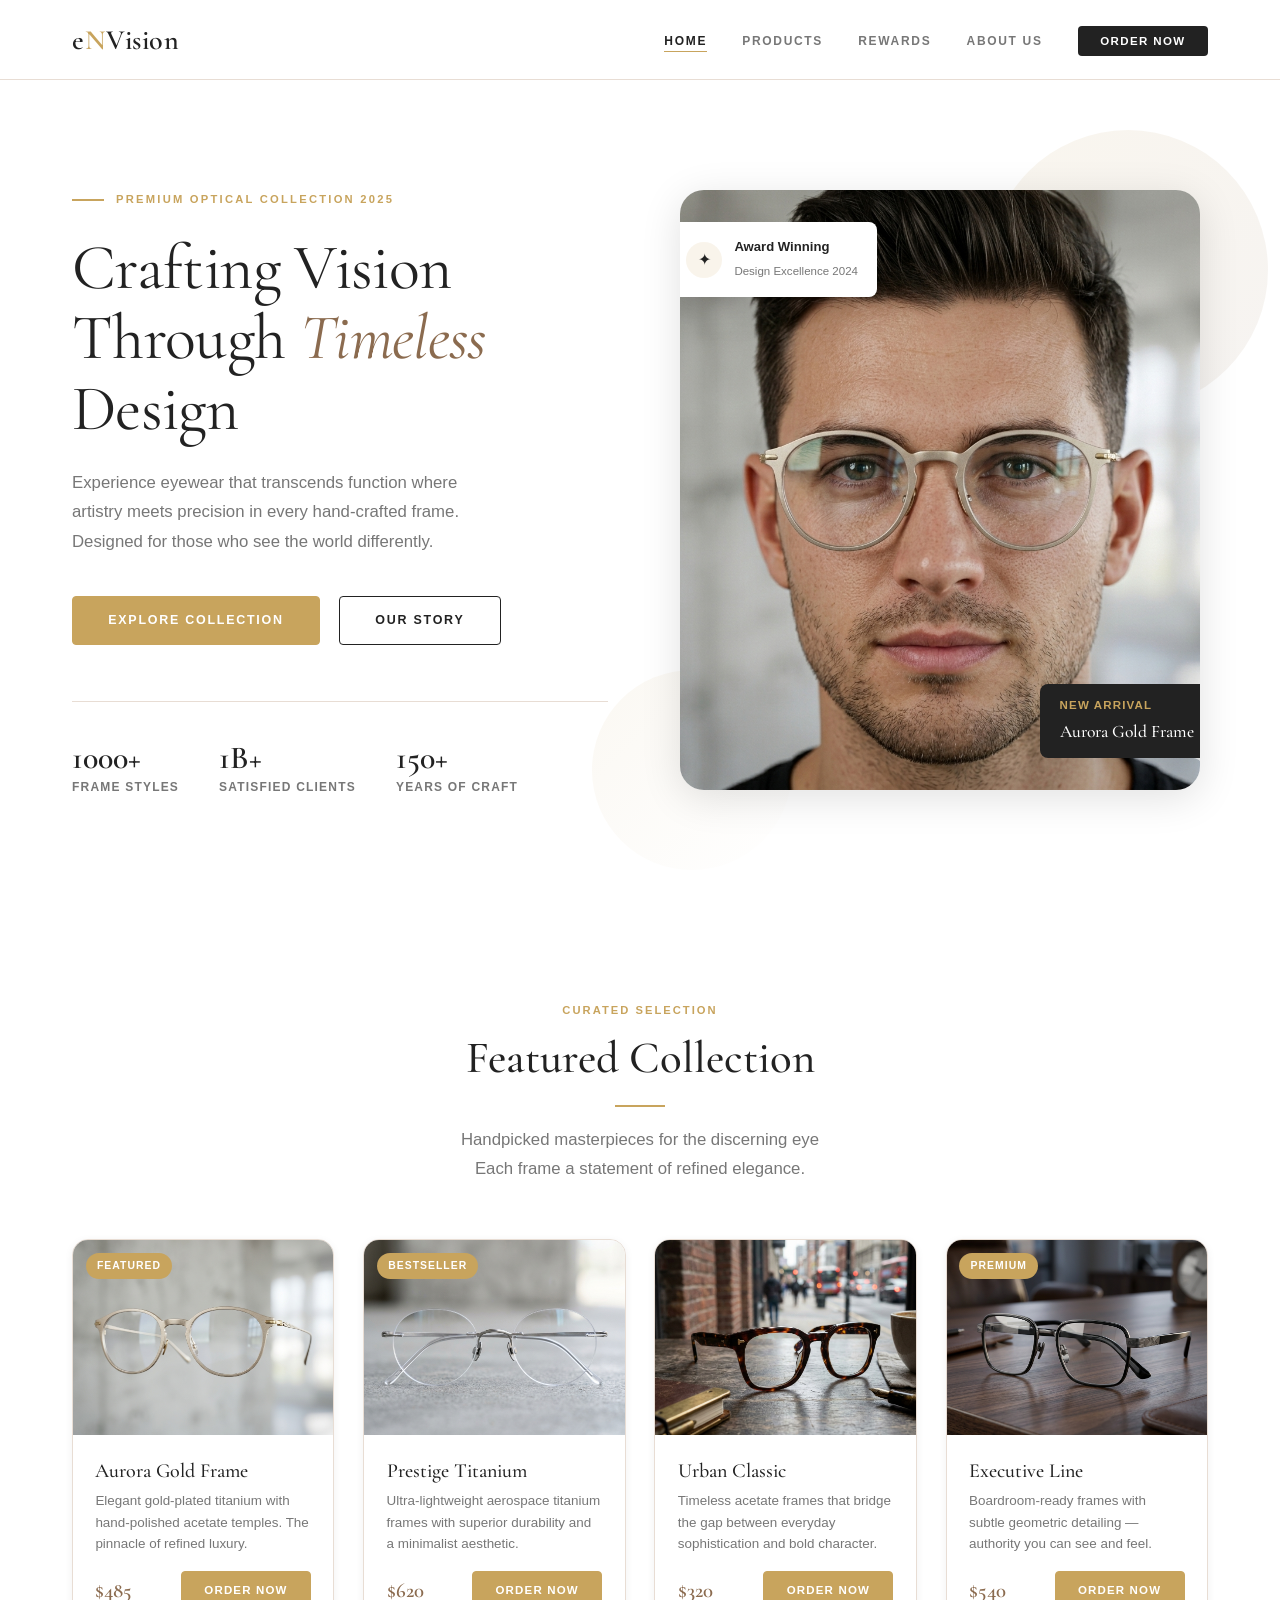
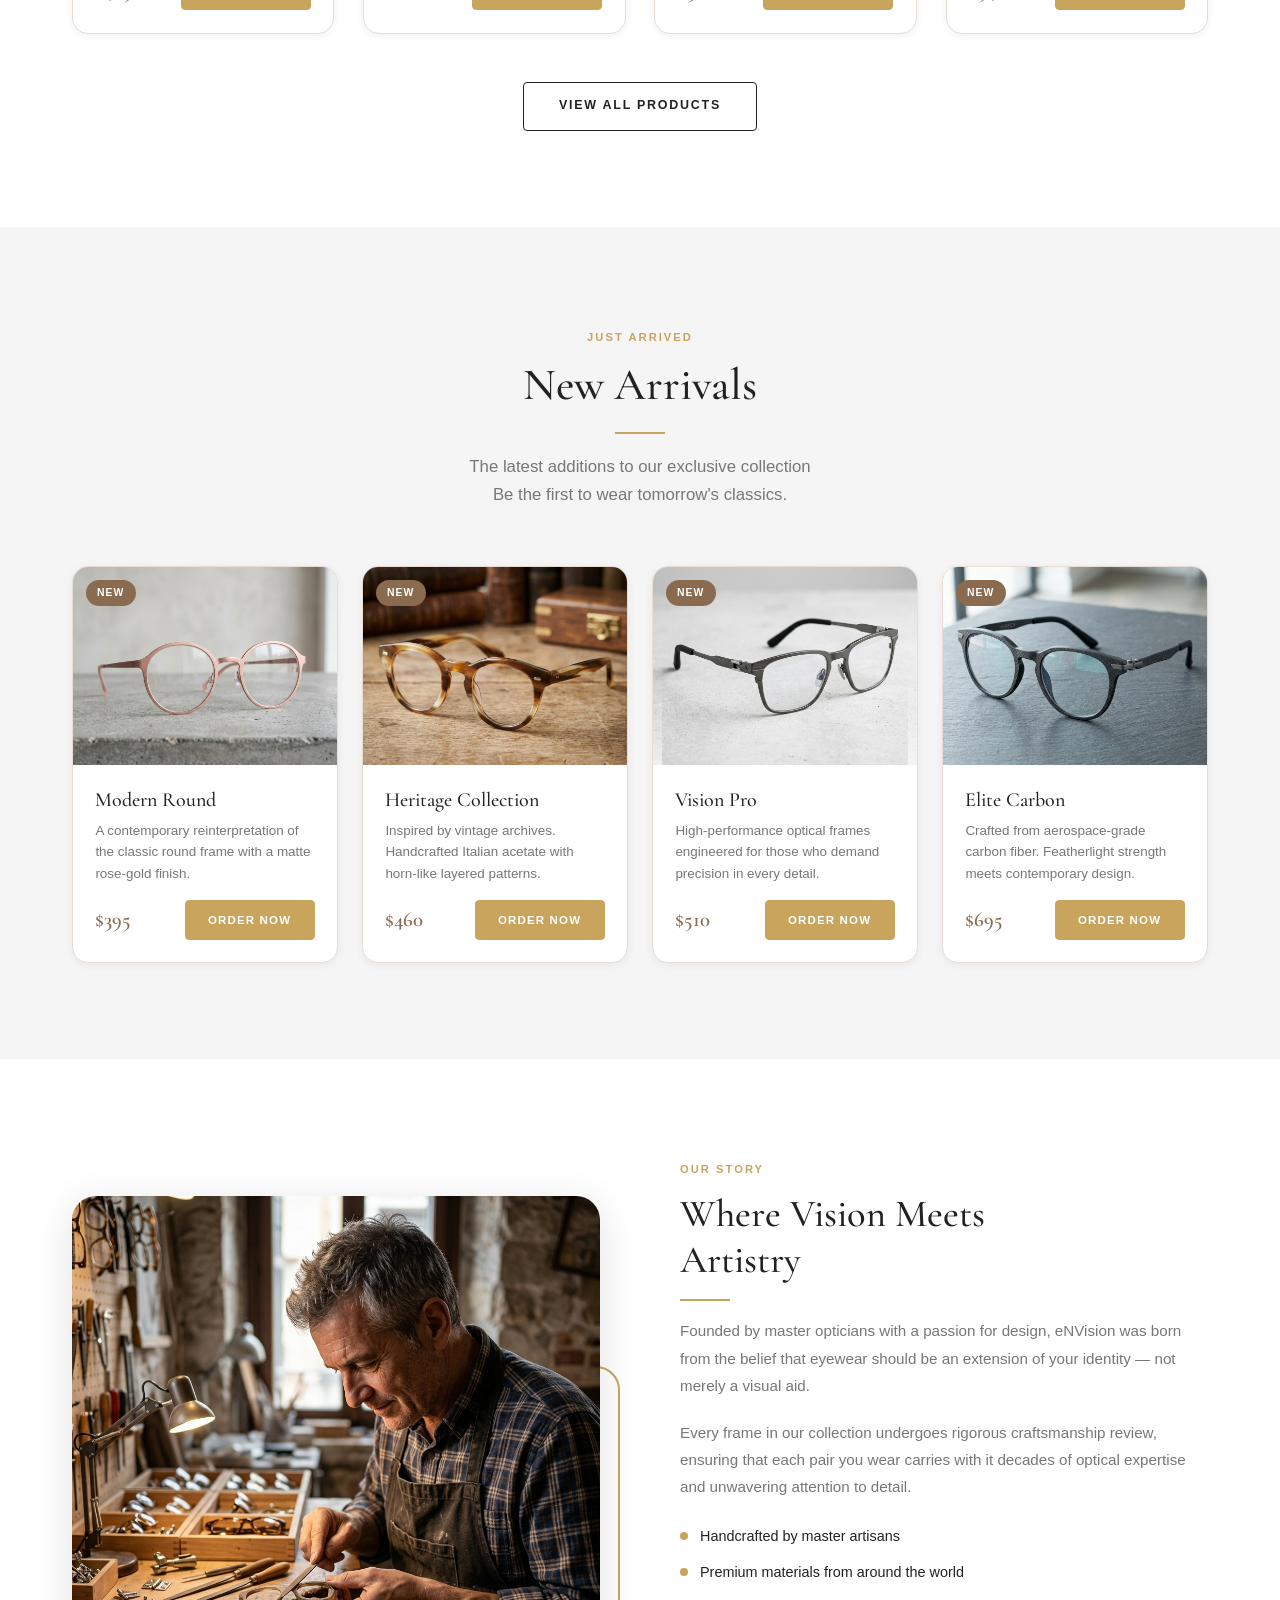
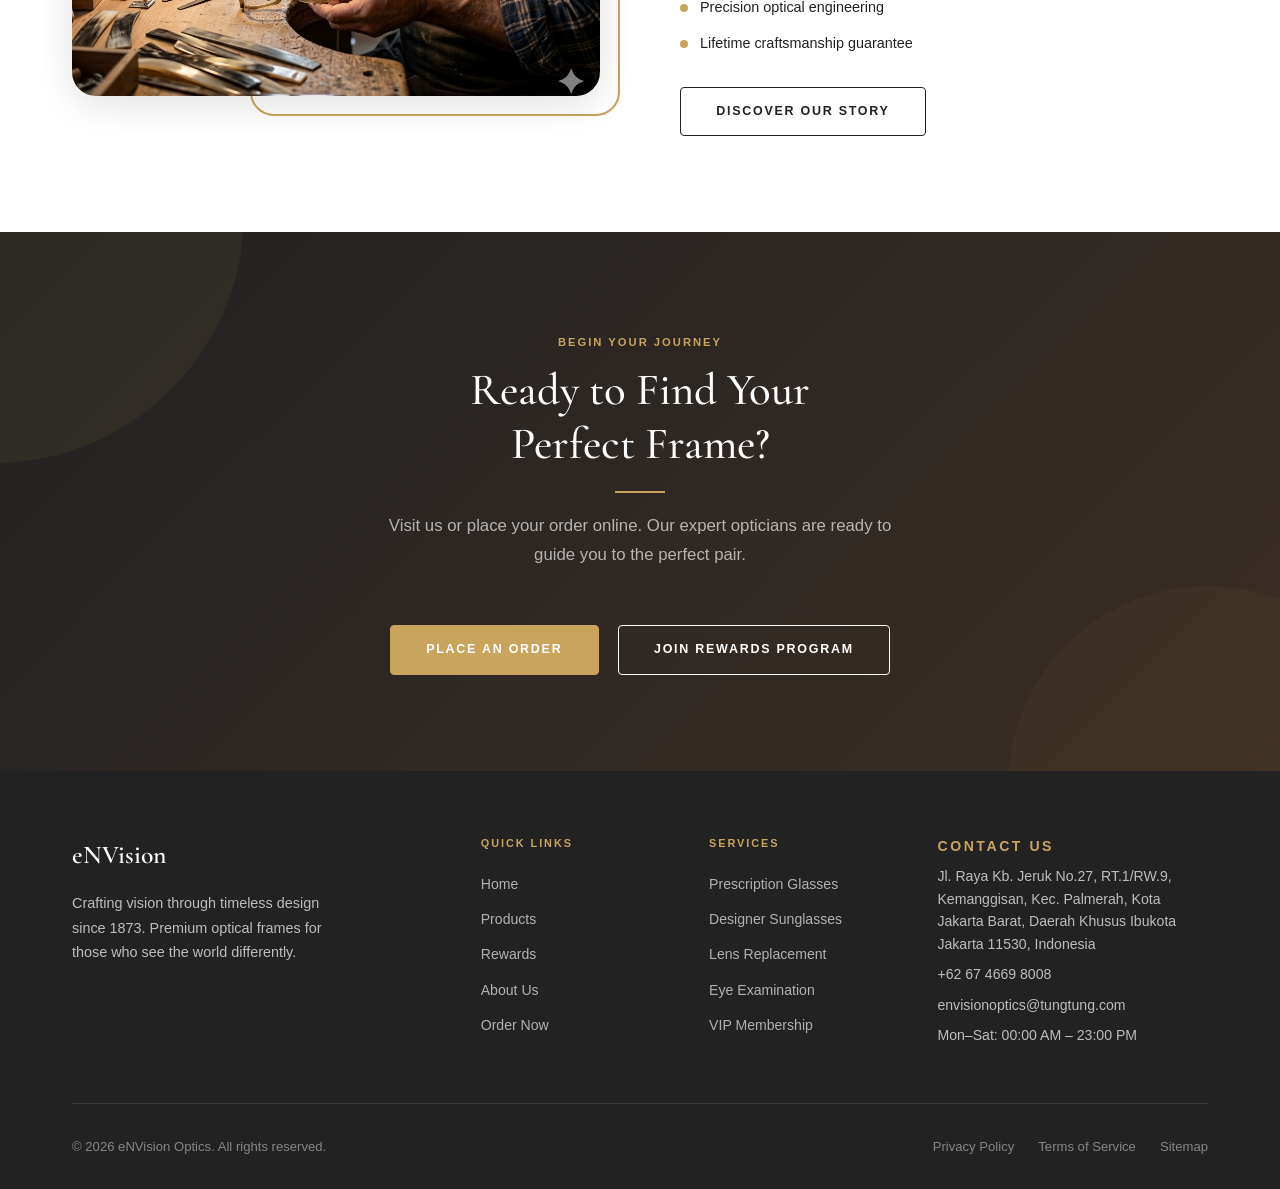
<file: index.html>
<!DOCTYPE html>
<html lang="en">
<head>
    <meta charset="UTF-8">
    <meta name="viewport" content="width=device-width, initial-scale=1.0">
    <title>eNVision | Premium Optical Store</title>
    <meta name="description" content="eNVision – Crafting vision through timeless design. Premium eyewear for the discerning individual.">
    <link rel="stylesheet" href="style.css">
    <link rel="icon" type="image/x-icon" href="assets/logoicon.png">
</head>
<body>
    <div class="nav-overlay" id="navOverlay"></div>

    <!-- header -->
    <header class="header" id="siteHeader">
        <div class="container">
            <div class="header-inner">
                <a href="index.html" class="logo">
                    e<span class="logo-accent">N</span>Vision
                </a>
                <button class="nav-toggle" id="navToggle" aria-label="Toggle navigation" aria-expanded="false">
                    <span></span>
                    <span></span>
                    <span></span>
                </button>
                <nav class="nav" id="mainNav" aria-label="Main navigation">
                    <ul class="nav-list">
                        <li><a href="index.html" class="nav-link active">Home</a></li>
                        <li><a href="products.html" class="nav-link">Products</a></li>
                        <li><a href="rewards.html" class="nav-link">Rewards</a></li>
                        <li><a href="about.html" class="nav-link">About Us</a></li>
                        <li><a href="order.html" class="nav-link nav-cta">Order Now</a></li>
                    </ul>
                </nav>
            </div>
        </div>
    </header>

    <main>

     <!-- hero -->
        <section class="hero">
            <div class="container">
                <div class="hero-inner">
                    <div class="hero-content">
                        <span class="hero-eyebrow">Premium Optical Collection 2025</span>
                        <h1 class="hero-title">
                            Crafting Vision<br>
                            Through <em>Timeless</em><br>
                            Design
                        </h1>
                        <p class="hero-subtitle">
                            Experience eyewear that transcends function where artistry meets
                            precision in every hand-crafted frame. Designed for those who see the world differently.
                        </p>
                        <div class="hero-actions">
                            <a href="products.html" class="btn btn-primary">Explore Collection</a>
                            <a href="about.html" class="btn btn-outline">Our Story</a>
                        </div>
                        <div class="hero-stats">
                            <div class="hero-stat">
                                <div class="hero-stat-number">1000+</div>
                                <div class="hero-stat-label">Frame Styles</div>
                            </div>
                            <div class="hero-stat">
                                <div class="hero-stat-number" >1B+</div>
                                <div class="hero-stat-label">Satisfied Clients</div>
                            </div>
                            <div class="hero-stat">
                                <div class="hero-stat-number">150+</div>
                                <div class="hero-stat-label">Years of Craft</div>
                            </div>
                        </div>
                    </div>

                    <div class="hero-visual">
                        <div class="hero-deco hero-deco-1"></div>
                        <div class="hero-deco hero-deco-2"></div>
                        <div class="hero-image-frame">
                            <img
                                src="assets/malemodels.png"
                                alt="Premium eyewear collection showcase"
                            >
                            <div class="hero-badge">
                                <div class="hero-badge-icon">✦</div>
                                <div class="hero-badge-text">
                                    <strong>Award Winning</strong>
                                    <span>Design Excellence 2024</span>
                                </div>
                            </div>
                            <div class="hero-tag">
                                <span>New Arrival</span>
                                <p>Aurora Gold Frame</p>
                            </div>
                        </div>
                    </div>

                </div>
            </div>
        </section>

        <!-- featured products -->
        <section class="section" id="featured">
            <div class="container">
                <div class="section-header">
                    <span class="section-label">Curated Selection</span>
                    <h2 class="section-title">Featured Collection</h2>
                    <div class="divider-gold"></div>
                    <p class="section-desc">Handpicked masterpieces for the discerning eye <br> Each frame a statement of refined elegance.</p>
                </div>

                <div class="products-grid">
                    <div class="product-card">
                        <div class="product-img-wrap">
                            <img src="assets/eyewear1.png" alt="Aurora Gold Frame">
                            <span class="product-badge">Featured</span>
                        </div>
                        <div class="product-info">
                            <h3 class="product-name">Aurora Gold Frame</h3>
                            <p class="product-desc">Elegant gold-plated titanium with hand-polished acetate temples. The pinnacle of refined luxury.</p>
                            <div class="product-footer">
                                <span class="product-price">$485</span>
                                <a href="order.html" class="btn btn-sm">Order Now</a>
                            </div>
                        </div>
                    </div>

                    <div class="product-card">
                        <div class="product-img-wrap">
                            <img src="assets/prestigetitanium.png" alt="Prestige Titanium">
                            <span class="product-badge">Bestseller</span>
                        </div>
                        <div class="product-info">
                            <h3 class="product-name">Prestige Titanium</h3>
                            <p class="product-desc">Ultra-lightweight aerospace titanium frames with superior durability and a minimalist aesthetic.</p>
                            <div class="product-footer">
                                <span class="product-price">$620</span>
                                <a href="order.html" class="btn btn-sm">Order Now</a>
                            </div>
                        </div>
                    </div>

                    <div class="product-card">
                        <div class="product-img-wrap">
                            <img src="assets/urbanclassic.png" alt="Urban Classic">
                        </div>
                        <div class="product-info">
                            <h3 class="product-name">Urban Classic</h3>
                            <p class="product-desc">Timeless acetate frames that bridge the gap between everyday sophistication and bold character.</p>
                            <div class="product-footer">
                                <span class="product-price">$320</span>
                                <a href="order.html" class="btn btn-sm">Order Now</a>
                            </div>
                        </div>
                    </div>

                    <div class="product-card">
                        <div class="product-img-wrap">
                            <img src="assets/executiveline.png" alt="Executive Line">
                            <span class="product-badge">Premium</span>
                        </div>
                        <div class="product-info">
                            <h3 class="product-name">Executive Line</h3>
                            <p class="product-desc">Boardroom-ready frames with subtle geometric detailing — authority you can see and feel.</p>
                            <div class="product-footer">
                                <span class="product-price">$540</span>
                                <a href="order.html" class="btn btn-sm">Order Now</a>
                            </div>
                        </div>
                    </div>

                </div>

                <div class="section-cta">
                    <a href="products.html" class="btn btn-outline">View All Products</a>
                </div>
            </div>
        </section>

       <!-- new arrivals -->
        <section class="section section-alt">
            <div class="container">
                <div class="section-header">
                    <span class="section-label">Just Arrived</span>
                    <h2 class="section-title">New Arrivals</h2>
                    <div class="divider-gold"></div>
                    <p class="section-desc">The latest additions to our exclusive collection <br> Be the first to wear tomorrow's classics.</p>
                </div>

                <div class="arrivals-grid">

                    <div class="product-card">
                        <div class="product-img-wrap">
                            <img src="assets/modernround.png" alt="Modern Round">
                            <span class="product-badge new">New</span>
                        </div>
                        <div class="product-info">
                            <h3 class="product-name">Modern Round</h3>
                            <p class="product-desc">A contemporary reinterpretation of the classic round frame with a matte rose-gold finish.</p>
                            <div class="product-footer">
                                <span class="product-price">$395</span>
                                <a href="order.html" class="btn btn-sm">Order Now</a>
                            </div>
                        </div>
                    </div>

                    <div class="product-card">
                        <div class="product-img-wrap">
                            <img src="assets/heritagecollection.png" alt="Heritage Collection">
                            <span class="product-badge new">New</span>
                        </div>
                        <div class="product-info">
                            <h3 class="product-name">Heritage Collection</h3>
                            <p class="product-desc">Inspired by vintage archives. Handcrafted Italian acetate with horn-like layered patterns.</p>
                            <div class="product-footer">
                                <span class="product-price">$460</span>
                                <a href="order.html" class="btn btn-sm">Order Now</a>
                            </div>
                        </div>
                    </div>

                    <div class="product-card">
                        <div class="product-img-wrap">
                            <img src="assets/visionpro.png" alt="Vision Pro">
                            <span class="product-badge new">New</span>
                        </div>
                        <div class="product-info">
                            <h3 class="product-name">Vision Pro</h3>
                            <p class="product-desc">High-performance optical frames engineered for those who demand precision in every detail.</p>
                            <div class="product-footer">
                                <span class="product-price">$510</span>
                                <a href="order.html" class="btn btn-sm">Order Now</a>
                            </div>
                        </div>
                    </div>

                    <div class="product-card">
                        <div class="product-img-wrap">
                            <img src="assets/elitecarbon.png" alt="Elite Carbon">
                            <span class="product-badge new">New</span>
                        </div>
                        <div class="product-info">
                            <h3 class="product-name">Elite Carbon</h3>
                            <p class="product-desc">Crafted from aerospace-grade carbon fiber. Featherlight strength meets contemporary design.</p>
                            <div class="product-footer">
                                <span class="product-price">$695</span>
                                <a href="order.html" class="btn btn-sm">Order Now</a>
                            </div>
                        </div>
                    </div>
                    
                </div>
            </div>
        </section>

        <!-- our story -->
        <section class="section">
            <div class="container">
                <div class="about-preview">
                    <div class="about-preview-img">
                        <img src="assets/mancrafting.png" alt="eNVision optical store interior">
                    </div>
                    <div class="about-preview-content">
                        <span class="section-label">Our Story</span>
                        <h2 class="section-title">Where Vision Meets<br>Artistry</h2>
                        <div class="divider-gold" style="margin: 1rem 0;"></div>
                        <p>Founded by master opticians with a passion for design, eNVision was born from the belief that eyewear should be an extension of your identity — not merely a visual aid.</p>
                        <p>Every frame in our collection undergoes rigorous craftsmanship review, ensuring that each pair you wear carries with it decades of optical expertise and unwavering attention to detail.</p>
                        <ul class="feature-list">
                            <li class="feature-item">
                                <span class="feature-dot"></span>
                                Handcrafted by master artisans
                            </li>
                            <li class="feature-item">
                                <span class="feature-dot"></span>
                                Premium materials from around the world
                            </li>
                            <li class="feature-item">
                                <span class="feature-dot"></span>
                                Precision optical engineering
                            </li>
                            <li class="feature-item">
                                <span class="feature-dot"></span>
                                Lifetime craftsmanship guarantee
                            </li>
                        </ul>
                        <a href="about.html" class="btn btn-outline">Discover Our Story</a>
                    </div>
                </div>
            </div>
        </section>

        <!--CTA BANNER-->
        <section class="cta-banner">
            <div class="container">
                <div class="section-header">
                    <span class="section-label">Begin Your Journey</span>
                    <h2 class="section-title">Ready to Find Your<br>Perfect Frame?</h2>
                    <div class="divider-gold"></div>
                    <p class="section-desc">Visit us or place your order online. Our expert opticians are ready to guide you to the perfect pair.</p>
                </div>
                <div class="cta-actions">
                    <a href="order.html" class="btn btn-primary">Place an Order</a>
                    <a href="rewards.html" class="btn btn-outline-white">Join Rewards Program</a>
                </div>
            </div>
        </section>

    </main>

    <!-- footer -->
    <footer class="footer">
        <div class="container">
            <div class="footer-grid">
                <div class="footer-brand">
                    <span class="footer-logo">eNVision</span>
                    <p>Crafting vision through timeless design since 1873. Premium optical frames for those who see the world differently.</p>
                </div>
                <div class="footer-nav">
                    <p class="footer-heading">Quick Links</p>
                    <ul class="footer-links">
                        <li><a href="index.html">Home</a></li>
                        <li><a href="products.html">Products</a></li>
                        <li><a href="rewards.html">Rewards</a></li>
                        <li><a href="about.html">About Us</a></li>
                        <li><a href="order.html">Order Now</a></li>
                    </ul>
                </div>
                <div class="footer-services">
                    <p class="footer-heading">Services</p>
                    <ul class="footer-links">
                        <li><a href="order.html">Prescription Glasses</a></li>
                        <li><a href="order.html">Designer Sunglasses</a></li>
                        <li><a href="order.html">Lens Replacement</a></li>
                        <li><a href="order.html">Eye Examination</a></li>
                        <li><a href="rewards.html">VIP Membership</a></li>
                    </ul>
                </div>
                <div class="footer-contact">
                    <p class="footer-heading">Contact Us</p>
                    <p>Jl. Raya Kb. Jeruk No.27, RT.1/RW.9, Kemanggisan, Kec. Palmerah, Kota Jakarta Barat, Daerah Khusus Ibukota Jakarta 11530, Indonesia</p>
                    <p>+62 67 4669 8008</p>
                    <p>envisionoptics@tungtung.com</p>
                    <p>Mon–Sat: 00:00 AM – 23:00 PM</p>
                </div>
            </div>
            <div class="footer-bottom">
                <p>&copy; 2026 eNVision Optics. All rights reserved.</p>
                <div class="footer-bottom-links">
                    <a href="#">Privacy Policy</a>
                    <a href="#">Terms of Service</a>
                    <a href="#">Sitemap</a>
                </div>
            </div>
        </div>
    </footer>

    <script src="script.js"></script>
</body>
</html>
</file>
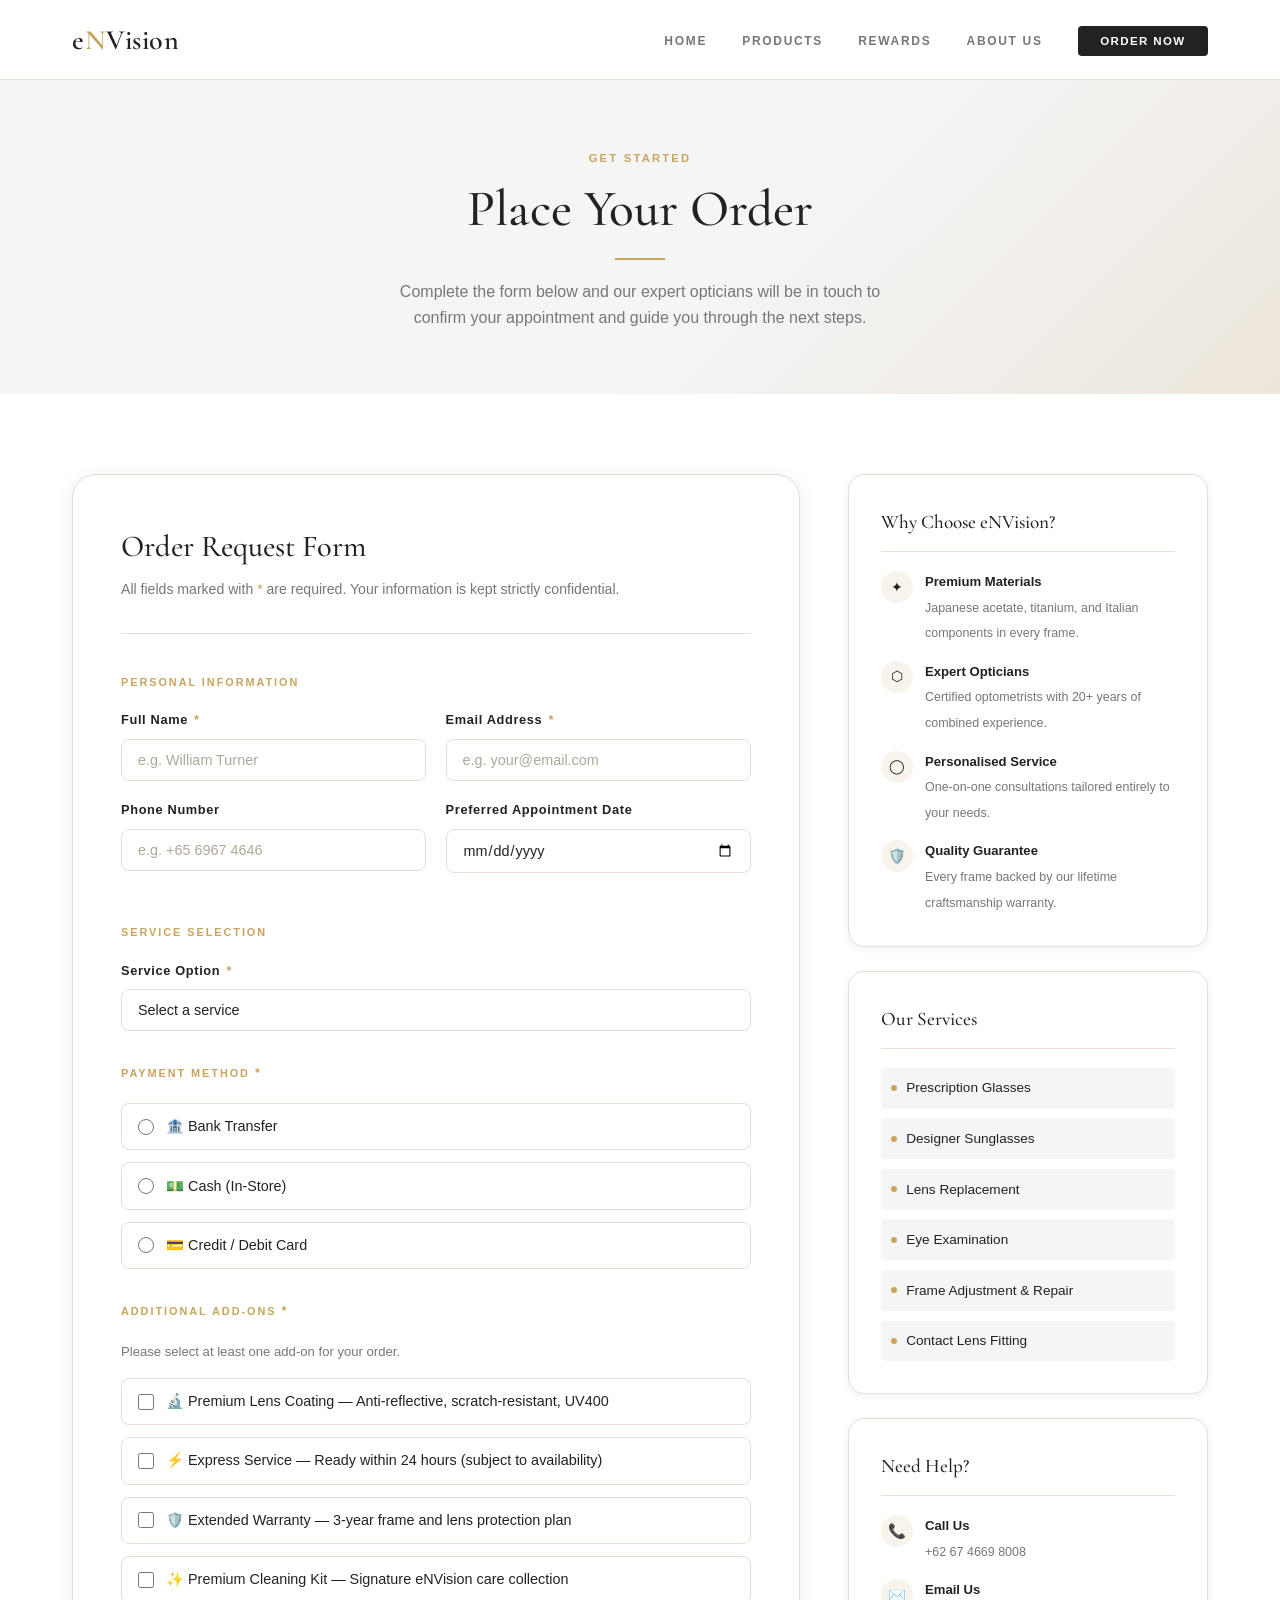
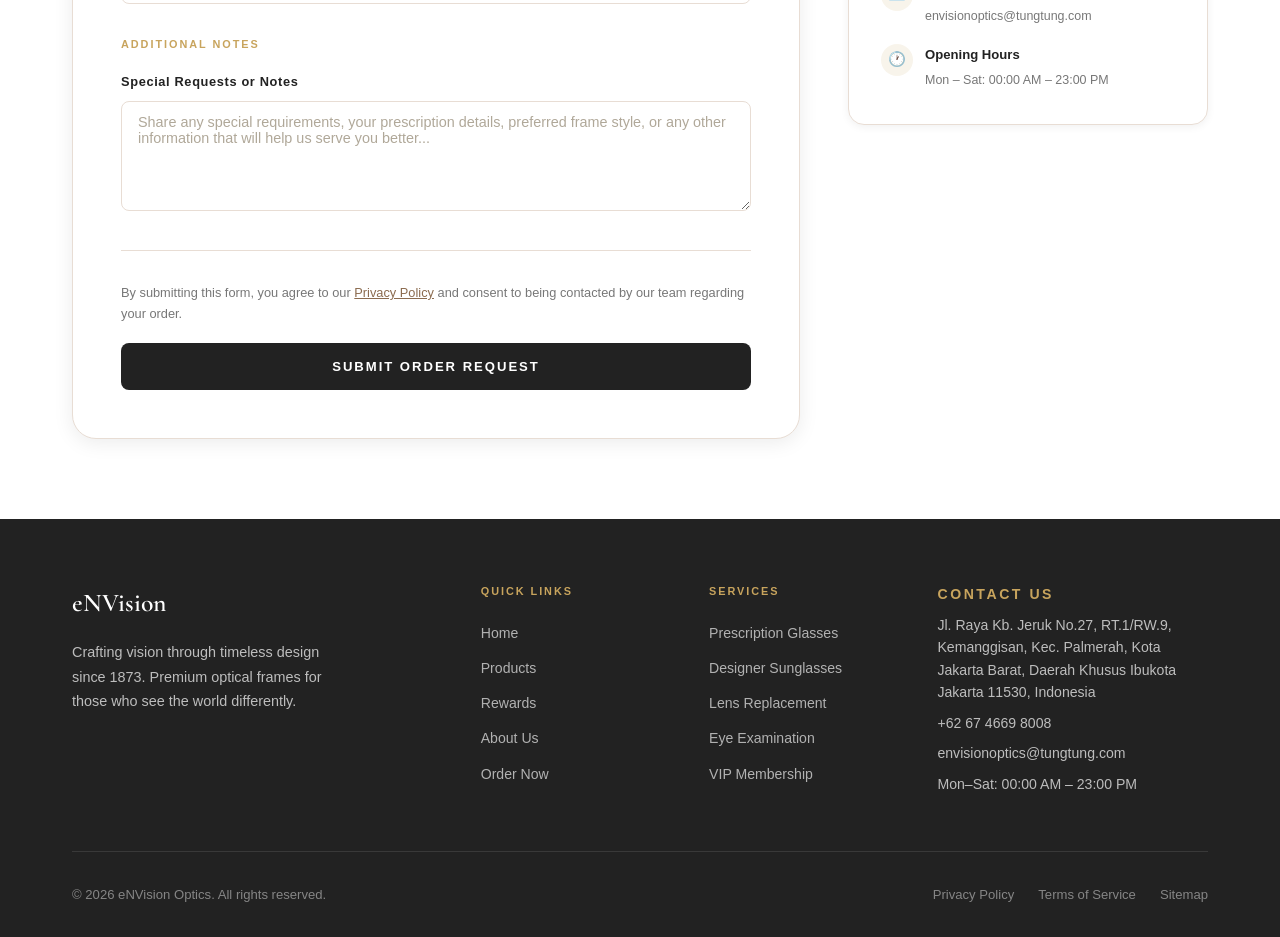
<file: order.html>
<!DOCTYPE html>
<html lang="en">
<head>
    <meta charset="UTF-8">
    <meta name="viewport" content="width=device-width, initial-scale=1.0">
    <title>Order | eNVision Premium Optical</title>
    <meta name="description" content="Place your order with eNVision. Book a service, choose your frame, and let our experts take care of the rest.">
    <link rel="stylesheet" href="style.css">
    <link rel="icon" type="image/x-icon" href="assets/logoicon.png">
</head>
<body>

    <!-- Navigation Overlay (Mobile) -->
    <div class="nav-overlay" id="navOverlay"></div>

    <!-- Header -->
    <header class="header" id="siteHeader">
        <div class="container">
            <div class="header-inner">
                <a href="index.html" class="logo">
                    e<span class="logo-accent">N</span>Vision
                </a>
                <button class="nav-toggle" id="navToggle" aria-label="Toggle navigation" aria-expanded="false">
                    <span></span>
                    <span></span>
                    <span></span>
                </button>
                <nav class="nav" id="mainNav" aria-label="Main navigation">
                    <ul class="nav-list">
                        <li><a href="index.html" class="nav-link">Home</a></li>
                        <li><a href="products.html" class="nav-link">Products</a></li>
                        <li><a href="rewards.html" class="nav-link">Rewards</a></li>
                        <li><a href="about.html" class="nav-link">About Us</a></li>
                        <li><a href="order.html" class="nav-link nav-cta active-cta">Order Now</a></li>
                    </ul>
                </nav>
            </div>
        </div>
    </header>

    <main>

        <!-- Page Banner -->
        <section class="page-banner">
            <div class="container">
                <div class="page-banner-inner">
                    <span class="page-banner-label">Get Started</span>
                    <h1 class="page-banner-title">Place Your Order</h1>
                    <div class="divider-gold"></div>
                    <p class="page-banner-desc">Complete the form below and our expert opticians will be in touch to confirm your appointment and guide you through the next steps.</p>
                </div>
            </div>
        </section>

        <!-- Order Main -->
        <section class="order-main">
            <div class="container">
                <div class="order-layout">
                    <div class="order-form-wrap">

                        <!-- Success Alert -->
                        <div class="alert alert-success" id="successAlert" role="alert">
                            <span class="alert-icon">✅</span>
                            <div>
                                <strong>Order Submitted Successfully!</strong><br>
                                Thank you for choosing eNVision. Our team will contact you within 24 hours to confirm your appointment and discuss the details of your order.
                            </div>
                        </div>

                        <!-- Error Alert -->
                        <div class="alert alert-error" id="errorAlert" role="alert">
                            <span class="alert-icon">⚠️</span>
                            <div>
                                <strong>Please correct the errors below.</strong><br>
                                Some required fields need your attention before we can process your order.
                            </div>
                        </div>

                        <div class="order-form-card">
                            <h2 class="form-title">Order Request Form</h2>
                            <p class="form-subtitle">All fields marked with <span style="color: var(--gold);">*</span> are required. Your information is kept strictly confidential.</p>

                            <form id="orderForm" novalidate>
                                <div class="form-section">
                                    <span class="form-section-label">Personal Information</span>
                                    <div class="form-row">
                                        <div class="form-group">
                                            <label class="form-label" for="fullName">
                                                Full Name <span class="required">*</span>
                                            </label>
                                            <input
                                                type="text"
                                                id="fullName"
                                                name="fullName"
                                                class="form-input"
                                                placeholder="e.g. William Turner"
                                                autocomplete="name"
                                                aria-describedby="nameError"
                                            >
                                            <span class="field-error" id="nameError" role="alert"></span>
                                        </div>

                                        <div class="form-group">
                                            <label class="form-label" for="emailAddress">
                                                Email Address <span class="required">*</span>
                                            </label>
                                            <input
                                                type="email"
                                                id="emailAddress"
                                                name="emailAddress"
                                                class="form-input"
                                                placeholder="e.g. your@email.com"
                                                autocomplete="email"
                                                aria-describedby="emailError"
                                            >
                                            <span class="field-error" id="emailError" role="alert"></span>
                                        </div>
                                    </div>

                                    <div class="form-row">
                                        <div class="form-group">
                                            <label class="form-label" for="phoneNumber">
                                                Phone Number
                                            </label>
                                            <input
                                                type="tel"
                                                id="phoneNumber"
                                                name="phoneNumber"
                                                class="form-input"
                                                placeholder="e.g. +65 6967 4646"
                                                autocomplete="tel"
                                            >
                                        </div>
                                        <div class="form-group">
                                            <label class="form-label" for="preferredDate">
                                                Preferred Appointment Date
                                            </label>
                                            <input
                                                type="date"
                                                id="preferredDate"
                                                name="preferredDate"
                                                class="form-input"
                                            >
                                        </div>
                                    </div>
                                </div>

                                <div class="form-section">
                                    <span class="form-section-label">Service Selection</span>

                                    <div class="form-group">
                                        <label class="form-label" for="serviceSelect">
                                            Service Option <span class="required">*</span>
                                        </label>
                                        <select
                                            id="serviceSelect"
                                            name="serviceSelect"
                                            class="form-select"
                                            aria-describedby="serviceError"
                                        >
                                            <option value=""> Select a service </option>
                                            <option value="prescription">Prescription Glasses</option>
                                            <option value="sunglasses">Sunglasses</option>
                                            <option value="lens-replacement">Lens Replacement</option>
                                            <option value="eye-examination">Eye Examination</option>
                                        </select>
                                        <span class="field-error" id="serviceError" role="alert"></span>
                                    </div>
                                </div>

                                <div class="form-section">
                                    <span class="form-section-label">Payment Method <span style="color: var(--gold); font-size: 0.8rem;">*</span></span>
                                    
                                    <div class="radio-group" role="radiogroup" aria-describedby="paymentError">
                                        <label class="radio-option">
                                            <input type="radio" name="payment" value="bank-transfer">
                                            <span class="option-label">🏦 Bank Transfer</span>
                                        </label>
                                        <label class="radio-option">
                                            <input type="radio" name="payment" value="cash">
                                            <span class="option-label">💵 Cash (In-Store)</span>
                                        </label>
                                        <label class="radio-option">
                                            <input type="radio" name="payment" value="credit-card">
                                            <span class="option-label">💳 Credit / Debit Card</span>
                                        </label>
                                    </div>
                                    <span class="field-error" id="paymentError" role="alert">Please select a payment method.</span>
                                </div>

                                <div class="form-section">
                                    <span class="form-section-label">Additional Add-ons <span style="color: var(--gold); font-size: 0.8rem;">*</span></span>
                                    <p style="font-size: 0.82rem; color: var(--medium-gray); margin-bottom: 1rem;">Please select at least one add-on for your order.</p>

                                    <div class="checkbox-group" role="group" aria-describedby="addonError">
                                        <label class="checkbox-option">
                                            <input type="checkbox" name="addons" value="premium-coating">
                                            <span class="option-label">🔬 Premium Lens Coating — Anti-reflective, scratch-resistant, UV400</span>
                                        </label>
                                        <label class="checkbox-option">
                                            <input type="checkbox" name="addons" value="express-service">
                                            <span class="option-label">⚡ Express Service — Ready within 24 hours (subject to availability)</span>
                                        </label>
                                        <label class="checkbox-option">
                                            <input type="checkbox" name="addons" value="extended-warranty">
                                            <span class="option-label">🛡️ Extended Warranty — 3-year frame and lens protection plan</span>
                                        </label>
                                        <label class="checkbox-option">
                                            <input type="checkbox" name="addons" value="care-kit">
                                            <span class="option-label">✨ Premium Cleaning Kit — Signature eNVision care collection</span>
                                        </label>
                                    </div>
                                    <span class="field-error" id="addonError" role="alert">Please select at least one add-on.</span>
                                </div>

                                <div class="form-section">
                                    <span class="form-section-label">Additional Notes</span>

                                    <div class="form-group">
                                        <label class="form-label" for="additionalNotes">
                                            Special Requests or Notes
                                        </label>
                                        <textarea
                                            id="additionalNotes"
                                            name="additionalNotes"
                                            class="form-textarea"
                                            placeholder="Share any special requirements, your prescription details, preferred frame style, or any other information that will help us serve you better..."
                                            rows="5"
                                        ></textarea>
                                    </div>
                                </div>

                                <div class="form-submit-area">
                                    <p style="font-size: 0.8rem; color: var(--medium-gray); margin-bottom: 1.2rem; line-height: 1.6;">
                                        By submitting this form, you agree to our
                                        <a href="#" style="color: var(--warm-brown); text-decoration: underline;">Privacy Policy</a>
                                        and consent to being contacted by our team regarding your order.
                                    </p>
                                    <button type="submit" class="btn-submit">
                                        Submit Order Request
                                    </button>
                                </div>

                            </form>
                        </div>
                    </div>

                    <aside class="order-sidebar">

                        <div class="sidebar-card">
                            <h3 class="sidebar-card-title">Why Choose eNVision?</h3>
                            <div class="sidebar-list">
                                <div class="sidebar-list-item">
                                    <div class="sidebar-icon">✦</div>
                                    <div class="sidebar-item-text">
                                        <strong>Premium Materials</strong>
                                        <span>Japanese acetate, titanium, and Italian components in every frame.</span>
                                    </div>
                                </div>
                                <div class="sidebar-list-item">
                                    <div class="sidebar-icon">⬡</div>
                                    <div class="sidebar-item-text">
                                        <strong>Expert Opticians</strong>
                                        <span>Certified optometrists with 20+ years of combined experience.</span>
                                    </div>
                                </div>
                                <div class="sidebar-list-item">
                                    <div class="sidebar-icon">◯</div>
                                    <div class="sidebar-item-text">
                                        <strong>Personalised Service</strong>
                                        <span>One-on-one consultations tailored entirely to your needs.</span>
                                    </div>
                                </div>
                                <div class="sidebar-list-item">
                                    <div class="sidebar-icon">🛡️</div>
                                    <div class="sidebar-item-text">
                                        <strong>Quality Guarantee</strong>
                                        <span>Every frame backed by our lifetime craftsmanship warranty.</span>
                                    </div>
                                </div>
                            </div>
                        </div>

                        <!-- Our Services -->
                        <div class="sidebar-card">
                            <h3 class="sidebar-card-title">Our Services</h3>
                            <div class="sidebar-services">
                                <div class="sidebar-service-item">
                                    <span class="service-dot"></span>
                                    Prescription Glasses
                                </div>
                                <div class="sidebar-service-item">
                                    <span class="service-dot"></span>
                                    Designer Sunglasses
                                </div>
                                <div class="sidebar-service-item">
                                    <span class="service-dot"></span>
                                    Lens Replacement
                                </div>
                                <div class="sidebar-service-item">
                                    <span class="service-dot"></span>
                                    Eye Examination
                                </div>
                                <div class="sidebar-service-item">
                                    <span class="service-dot"></span>
                                    Frame Adjustment &amp; Repair
                                </div>
                                <div class="sidebar-service-item">
                                    <span class="service-dot"></span>
                                    Contact Lens Fitting
                                </div>
                            </div>
                        </div>

                        <!-- Contact Card -->
                        <div class="sidebar-card">
                            <h3 class="sidebar-card-title">Need Help?</h3>
                            <div class="sidebar-list">
                                <div class="sidebar-list-item">
                                    <div class="sidebar-icon">📞</div>
                                    <div class="sidebar-item-text">
                                        <strong>Call Us</strong>
                                        <span>+62 67 4669 8008</span>
                                    </div>
                                </div>
                                <div class="sidebar-list-item">
                                    <div class="sidebar-icon">✉️</div>
                                    <div class="sidebar-item-text">
                                        <strong>Email Us</strong>
                                        <span>envisionoptics@tungtung.com</span>
                                    </div>
                                </div>
                                <div class="sidebar-list-item">
                                    <div class="sidebar-icon">🕐</div>
                                    <div class="sidebar-item-text">
                                        <strong>Opening Hours</strong>
                                        <span>Mon – Sat: 00:00 AM – 23:00 PM</span>
                                    </div>
                                </div>
                            </div>
                        </div>

                    </aside>

                </div>
            </div>
        </section>

    </main>

    <!-- Footer -->
    <footer class="footer">
        <div class="container">
            <div class="footer-grid">
                <div class="footer-brand">
                    <span class="footer-logo">eNVision</span>
                    <p>Crafting vision through timeless design since 1873. Premium optical frames for those who see the world differently.</p>
                </div>
                <div class="footer-nav">
                    <p class="footer-heading">Quick Links</p>
                    <ul class="footer-links">
                        <li><a href="index.html">Home</a></li>
                        <li><a href="products.html">Products</a></li>
                        <li><a href="rewards.html">Rewards</a></li>
                        <li><a href="about.html">About Us</a></li>
                        <li><a href="order.html">Order Now</a></li>
                    </ul>
                </div>
                <div class="footer-services">
                    <p class="footer-heading">Services</p>
                    <ul class="footer-links">
                        <li><a href="order.html">Prescription Glasses</a></li>
                        <li><a href="order.html">Designer Sunglasses</a></li>
                        <li><a href="order.html">Lens Replacement</a></li>
                        <li><a href="order.html">Eye Examination</a></li>
                        <li><a href="rewards.html">VIP Membership</a></li>
                    </ul>
                </div>
                <div class="footer-contact">
                    <p class="footer-heading">Contact Us</p>
                    <p>Jl. Raya Kb. Jeruk No.27, RT.1/RW.9, Kemanggisan, Kec. Palmerah, Kota Jakarta Barat, Daerah Khusus Ibukota Jakarta 11530, Indonesia</p>
                    <p>+62 67 4669 8008</p>
                    <p>envisionoptics@tungtung.com</p>
                    <p>Mon–Sat: 00:00 AM – 23:00 PM</p>
                </div>
            </div>
            <div class="footer-bottom">
                <p>&copy; 2026 eNVision Optics. All rights reserved.</p>
                <div class="footer-bottom-links">
                    <a href="#">Privacy Policy</a>
                    <a href="#">Terms of Service</a>
                    <a href="#">Sitemap</a>
                </div>
            </div>
        </div>
    </footer>

    <script src="script.js"></script>
</body>
</html>
</file>
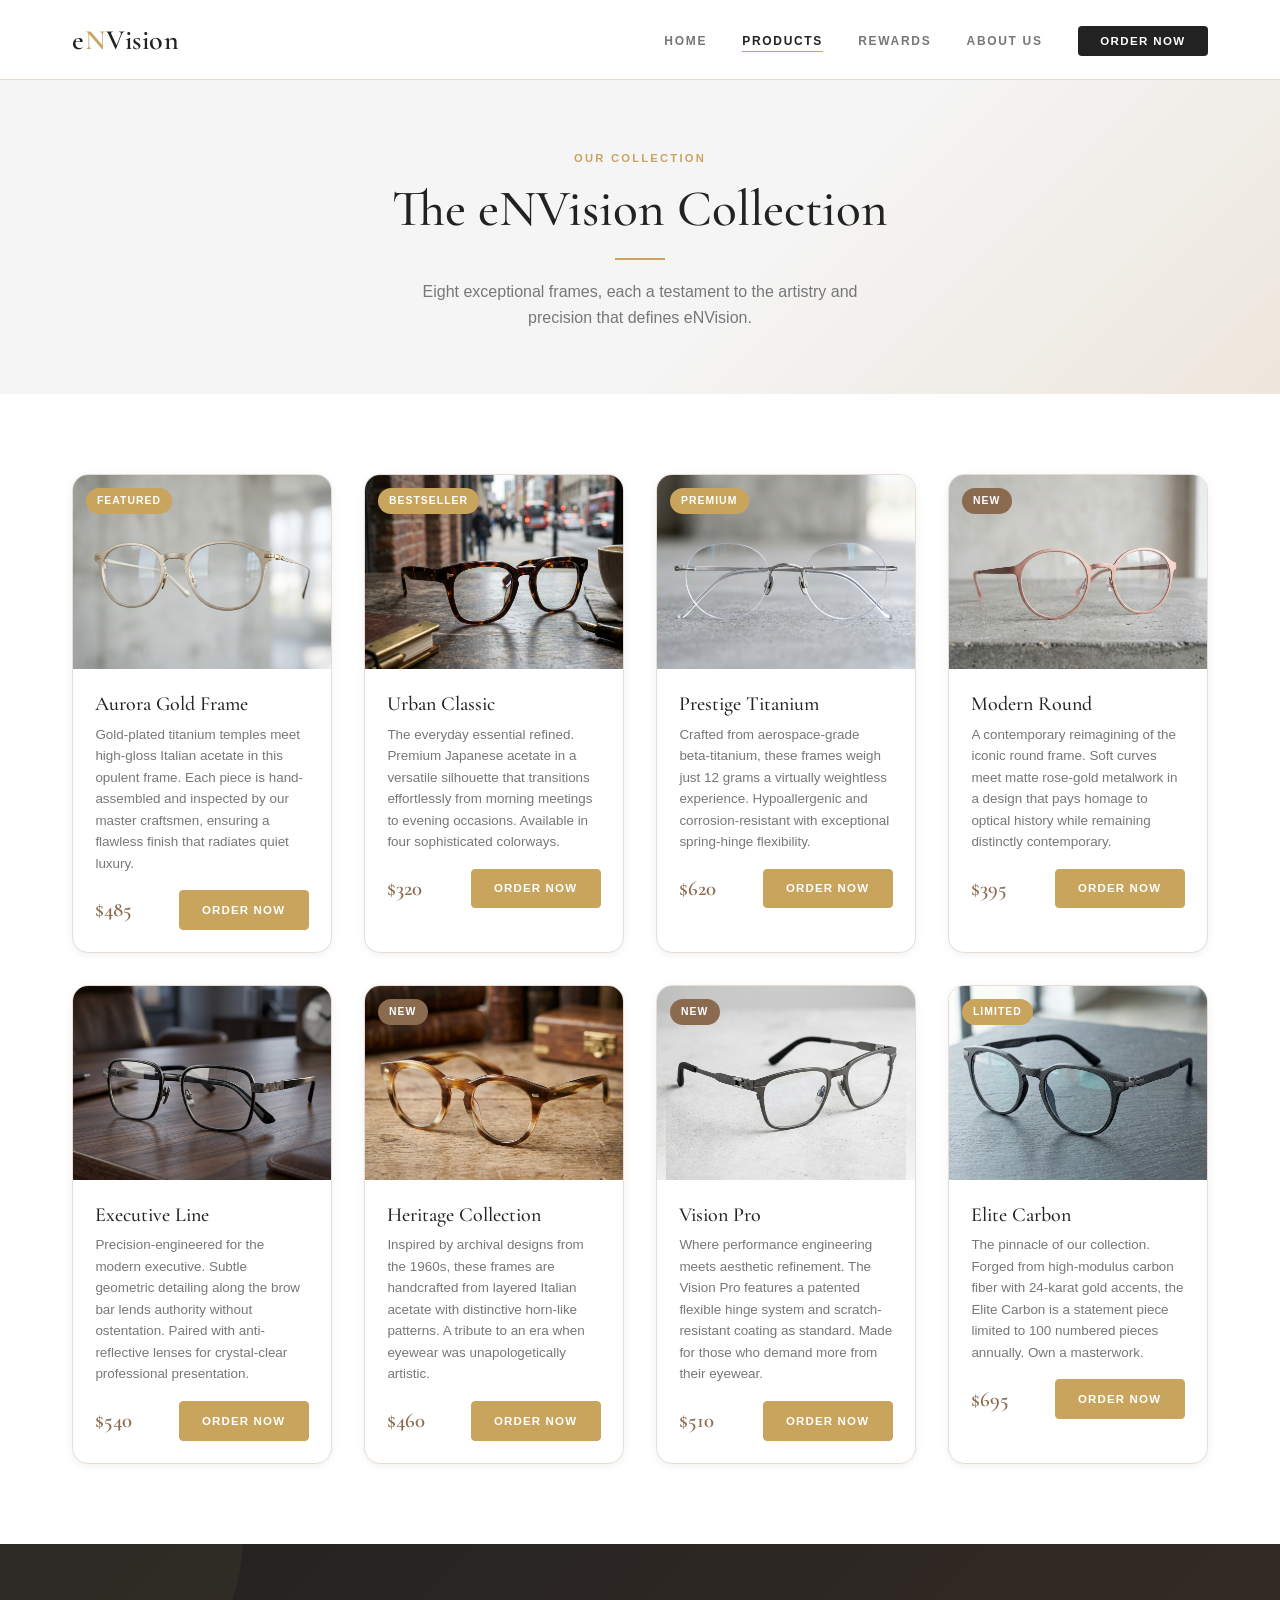
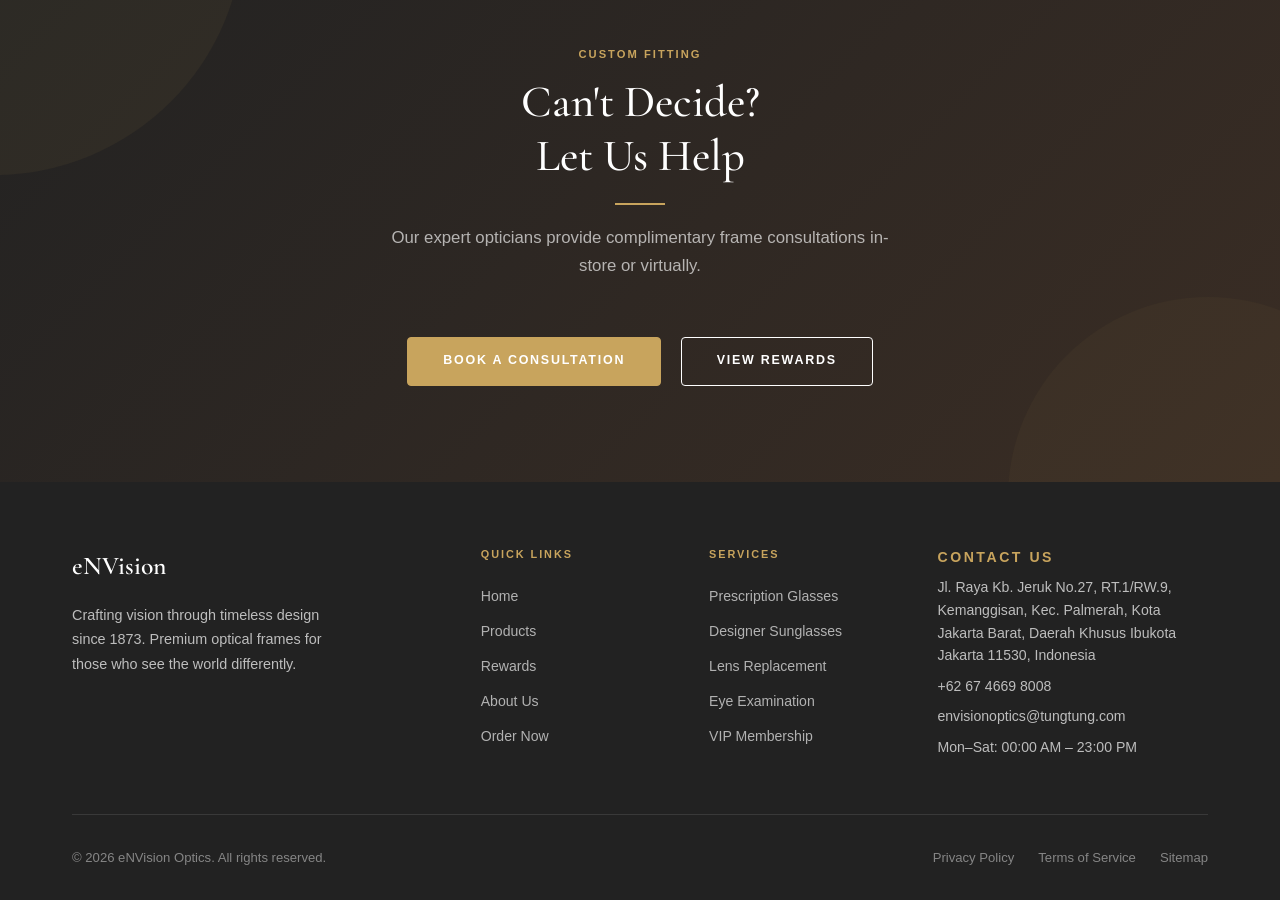
<file: products.html>
<!DOCTYPE html>
<html lang="en">
<head>
    <meta charset="UTF-8">
    <meta name="viewport" content="width=device-width, initial-scale=1.0">
    <title>Products | eNVision Premium Optical</title>
    <meta name="description" content="Browse the eNVision premium eyewear collection — 8 exclusive frame styles crafted for the discerning individual.">
    <link rel="stylesheet" href="style.css">
    <link rel="icon" type="image/x-icon" href="assets/logoicon.png">
</head>
<body>

    <!-- Navigation Overlay (Mobile) -->
    <div class="nav-overlay" id="navOverlay"></div>

    <!-- Header -->
    <header class="header" id="siteHeader">
        <div class="container">
            <div class="header-inner">
                <a href="index.html" class="logo">
                    e<span class="logo-accent">N</span>Vision
                </a>
                <button class="nav-toggle" id="navToggle" aria-label="Toggle navigation" aria-expanded="false">
                    <span></span>
                    <span></span>
                    <span></span>
                </button>
                <nav class="nav" id="mainNav" aria-label="Main navigation">
                    <ul class="nav-list">
                        <li><a href="index.html" class="nav-link">Home</a></li>
                        <li><a href="products.html" class="nav-link active">Products</a></li>
                        <li><a href="rewards.html" class="nav-link">Rewards</a></li>
                        <li><a href="about.html" class="nav-link">About Us</a></li>
                        <li><a href="order.html" class="nav-link nav-cta">Order Now</a></li>
                    </ul>
                </nav>
            </div>
        </div>
    </header>

    <main>

        <!-- Page Banner -->
        <section class="page-banner">
            <div class="container" >
                <div class="page-banner-inner">
                    <span class="page-banner-label">Our Collection</span>
                    <h1 class="page-banner-title">The eNVision Collection</h1>
                    <div class="divider-gold"></div>
                    <p class="page-banner-desc">Eight exceptional frames, each a testament to the artistry and precision that defines eNVision.</p>
                </div>
            </div>
        </section>

        <!-- Products Main -->
        <section class="products-main">
            <div class="container">

                <div class="products-all-grid">

                    <!-- Aurora Gold Frame -->
                    <div class="product-card">
                        <div class="product-img-wrap">
                            <img src="assets/eyewear1.png" alt="Aurora Gold Frame">
                            <span class="product-badge">Featured</span>
                        </div>
                        <div class="product-info">
                            <h3 class="product-name">Aurora Gold Frame</h3>
                            <p class="product-desc">
                                Gold-plated titanium temples meet high-gloss Italian acetate in this opulent frame.
                                Each piece is hand-assembled and inspected by our master craftsmen, ensuring a flawless
                                finish that radiates quiet luxury.
                            </p>
                            <div class="product-footer">
                                <span class="product-price">$485</span>
                                <a href="order.html" class="btn btn-sm">Order Now</a>
                            </div>
                        </div>
                    </div>

                    <!-- Product 2: Urban Classic -->
                    <div class="product-card">
                        <div class="product-img-wrap">
                            <img src="assets/urbanclassic.png" alt="Urban Classic">
                            <span class="product-badge">Bestseller</span>
                        </div>
                        <div class="product-info">
                            <h3 class="product-name">Urban Classic</h3>
                            <p class="product-desc">
                                The everyday essential refined. Premium Japanese acetate in a versatile silhouette that
                                transitions effortlessly from morning meetings to evening occasions. Available in four
                                sophisticated colorways.
                            </p>
                            <div class="product-footer">
                                <span class="product-price">$320</span>
                                <a href="order.html" class="btn btn-sm">Order Now</a>
                            </div>
                        </div>
                    </div>

                    <!-- Prestige Titanium -->
                    <div class="product-card">
                        <div class="product-img-wrap">
                            <img src="assets/prestigetitanium.png" alt="Prestige Titanium">
                            <span class="product-badge">Premium</span>
                        </div>
                        <div class="product-info">
                            <h3 class="product-name">Prestige Titanium</h3>
                            <p class="product-desc">
                                Crafted from aerospace-grade beta-titanium, these frames weigh just 12 grams
                                a virtually weightless experience. Hypoallergenic and corrosion-resistant with
                                exceptional spring-hinge flexibility.
                            </p>
                            <div class="product-footer">    
                                <span class="product-price">$620</span>
                                <a href="order.html" class="btn btn-sm">Order Now</a>
                            </div>
                        </div>
                    </div>

                    <!-- Modern Round -->
                    <div class="product-card">
                        <div class="product-img-wrap">
                            <img src="assets/modernround.png" alt="Modern Round">
                            <span class="product-badge new">New</span>
                        </div>
                        <div class="product-info">
                            <h3 class="product-name">Modern Round</h3>
                            <p class="product-desc">
                                A contemporary reimagining of the iconic round frame. Soft curves meet matte
                                rose-gold metalwork in a design that pays homage to optical history while remaining
                                distinctly contemporary.
                            </p>
                            <div class="product-footer">
                                <span class="product-price">$395</span>
                                <a href="order.html" class="btn btn-sm">Order Now</a>
                            </div>
                        </div>
                    </div>

                    <!-- Executive Line -->
                    <div class="product-card">
                        <div class="product-img-wrap">
                            <img src="assets/executiveline.png" alt="Executive Line">
                        </div>
                        <div class="product-info">
                            <h3 class="product-name">Executive Line</h3>
                            <p class="product-desc">
                                Precision-engineered for the modern executive. Subtle geometric detailing along
                                the brow bar lends authority without ostentation. Paired with anti-reflective
                                lenses for crystal-clear professional presentation.
                            </p>
                            <div class="product-footer">
                                <span class="product-price">$540</span>
                                <a href="order.html" class="btn btn-sm">Order Now</a>
                            </div>
                        </div>
                    </div>

                    <!-- Heritage Collection -->
                    <div class="product-card">
                        <div class="product-img-wrap">
                            <img src="assets/heritagecollection.png" alt="Heritage Collection">
                            <span class="product-badge new">New</span>
                        </div>
                        <div class="product-info">
                            <h3 class="product-name">Heritage Collection</h3>
                            <p class="product-desc">
                                Inspired by archival designs from the 1960s, these frames are handcrafted from
                                layered Italian acetate with distinctive horn-like patterns. A tribute to an era
                                when eyewear was unapologetically artistic.
                            </p>
                            <div class="product-footer">
                                <span class="product-price">$460</span>
                                <a href="order.html" class="btn btn-sm">Order Now</a>
                            </div>
                        </div>
                    </div>

                    <!-- Vision Pro -->
                    <div class="product-card">
                        <div class="product-img-wrap">
                            <img src="assets/visionpro.png" alt="Vision Pro">
                            <span class="product-badge new">New</span>
                        </div>
                        <div class="product-info">
                            <h3 class="product-name">Vision Pro</h3>
                            <p class="product-desc">
                                Where performance engineering meets aesthetic refinement. The Vision Pro features
                                a patented flexible hinge system and scratch-resistant coating as standard. 
                                Made for those who demand more from their eyewear.
                            </p>
                            <div class="product-footer">
                                <span class="product-price">$510</span>
                                <a href="order.html" class="btn btn-sm">Order Now</a>
                            </div>
                        </div>
                    </div>

                    <!-- Elite Carbon -->
                    <div class="product-card">
                        <div class="product-img-wrap">
                            <img src="assets/elitecarbon.png" alt="Elite Carbon">
                            <span class="product-badge">Limited</span>
                        </div>
                        <div class="product-info">
                            <h3 class="product-name">Elite Carbon</h3>
                            <p class="product-desc">
                                The pinnacle of our collection. Forged from high-modulus carbon fiber with
                                24-karat gold accents, the Elite Carbon is a statement piece limited to
                                100 numbered pieces annually. Own a masterwork.
                            </p>
                            <div class="product-footer">
                                <span class="product-price">$695</span>
                                <a href="order.html" class="btn btn-sm">Order Now</a>
                            </div>
                        </div>
                    </div>

                </div>
            </div>
        </section>

        <!-- CTA Banner -->
        <section class="cta-banner">
            <div class="container">
                <div class="section-header">
                    <span class="section-label">Custom Fitting</span>
                    <h2 class="section-title">Can't Decide?<br>Let Us Help</h2>
                    <div class="divider-gold"></div>
                    <p class="section-desc">Our expert opticians provide complimentary frame consultations in-store or virtually.</p>
                </div>
                <div class="cta-actions">
                    <a href="order.html" class="btn btn-primary">Book a Consultation</a>
                    <a href="rewards.html" class="btn btn-outline-white">View Rewards</a>
                </div>
            </div>
        </section>

    </main>

    <!-- Footer -->
    <footer class="footer">
        <div class="container">
            <div class="footer-grid">
                <div class="footer-brand">
                    <span class="footer-logo">eNVision</span>
                    <p>Crafting vision through timeless design since 1873. Premium optical frames for those who see the world differently.</p>
                </div>
                <div class="footer-nav">
                    <p class="footer-heading">Quick Links</p>
                    <ul class="footer-links">
                        <li><a href="index.html">Home</a></li>
                        <li><a href="products.html">Products</a></li>
                        <li><a href="rewards.html">Rewards</a></li>
                        <li><a href="about.html">About Us</a></li>
                        <li><a href="order.html">Order Now</a></li>
                    </ul>
                </div>
                <div class="footer-services">
                    <p class="footer-heading">Services</p>
                    <ul class="footer-links">
                        <li><a href="order.html">Prescription Glasses</a></li>
                        <li><a href="order.html">Designer Sunglasses</a></li>
                        <li><a href="order.html">Lens Replacement</a></li>
                        <li><a href="order.html">Eye Examination</a></li>
                        <li><a href="rewards.html">VIP Membership</a></li>
                    </ul>
                </div>
                <div class="footer-contact">
                    <p class="footer-heading">Contact Us</p>
                    <p>Jl. Raya Kb. Jeruk No.27, RT.1/RW.9, Kemanggisan, Kec. Palmerah, Kota Jakarta Barat, Daerah Khusus Ibukota Jakarta 11530, Indonesia</p>
                    <p>+62 67 4669 8008</p>
                    <p>envisionoptics@tungtung.com</p>
                    <p>Mon–Sat: 00:00 AM – 23:00 PM</p>
                </div>
            </div>
            <div class="footer-bottom">
                <p>&copy; 2026 eNVision Optics. All rights reserved.</p>
                <div class="footer-bottom-links">
                    <a href="#">Privacy Policy</a>
                    <a href="#">Terms of Service</a>
                    <a href="#">Sitemap</a>
                </div>
            </div>
        </div>
    </footer>

    <script src="script.js"></script>
</body>
</html>
</file>
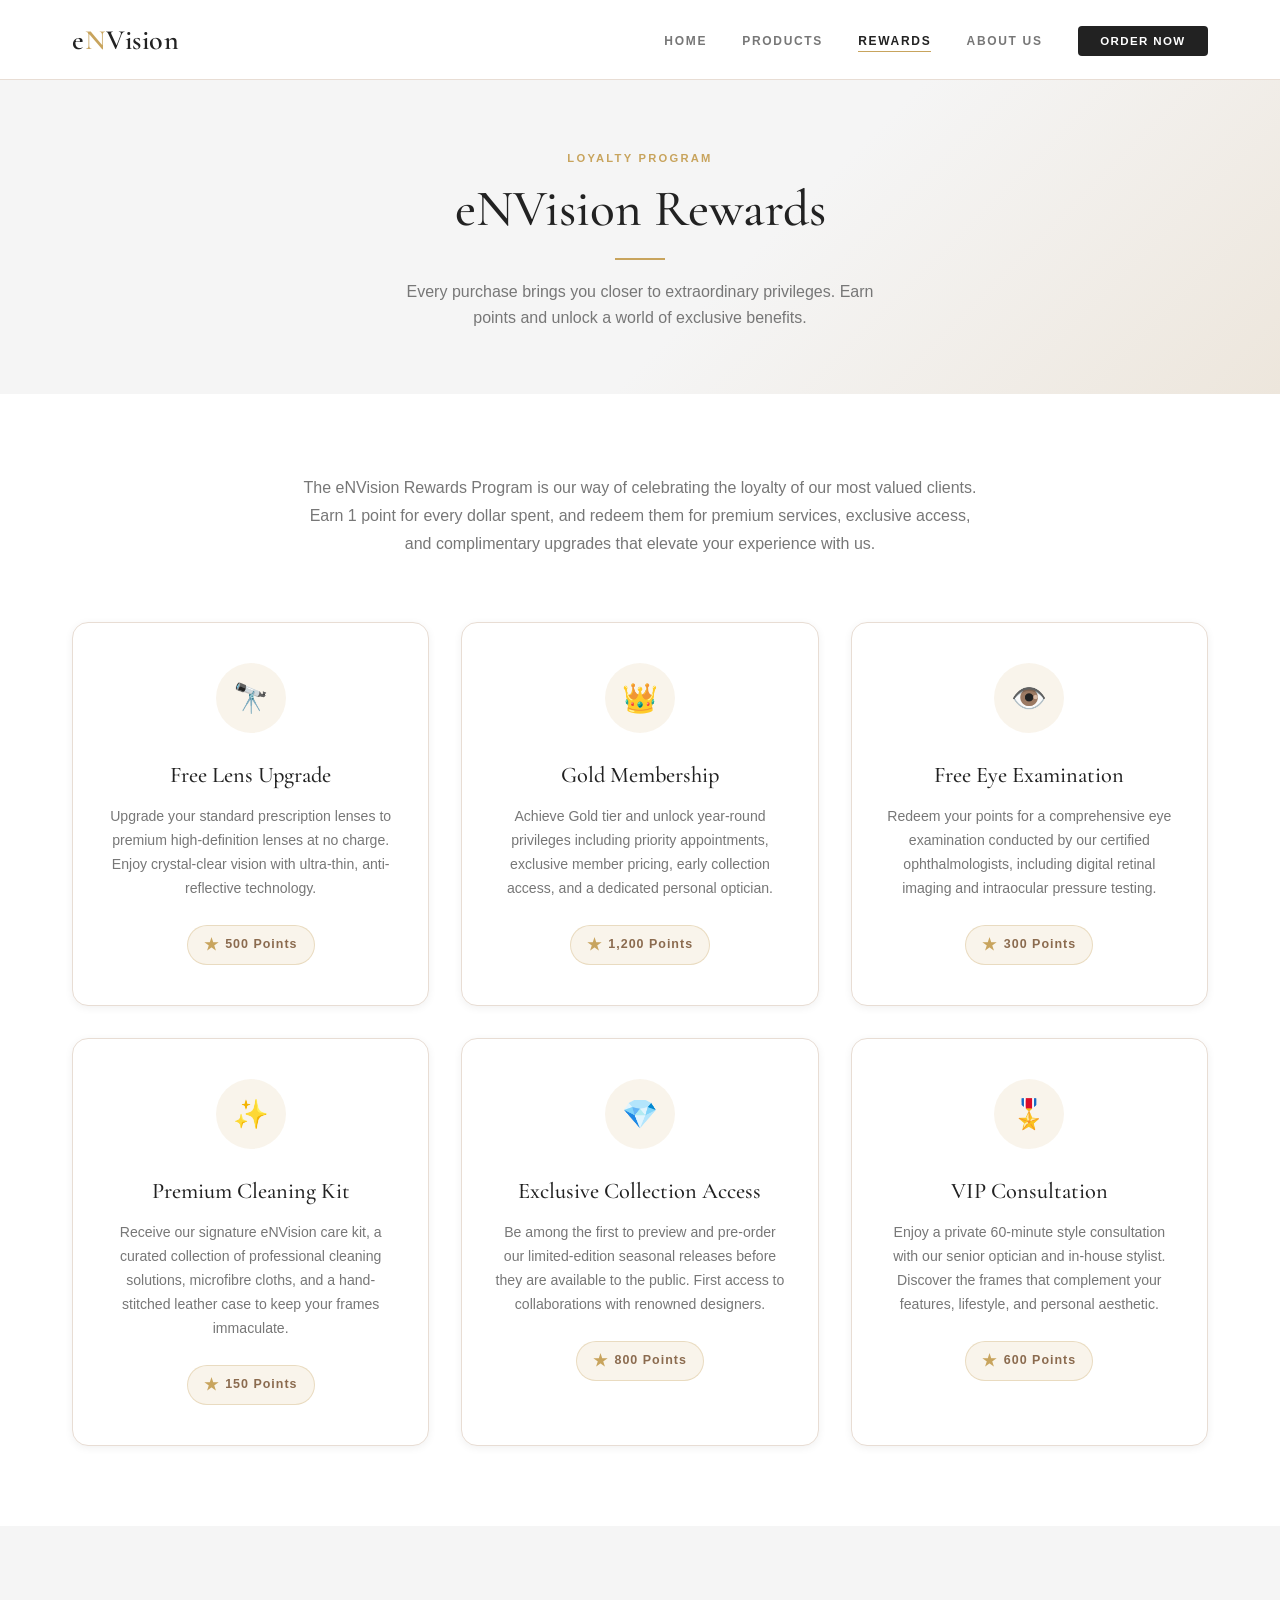
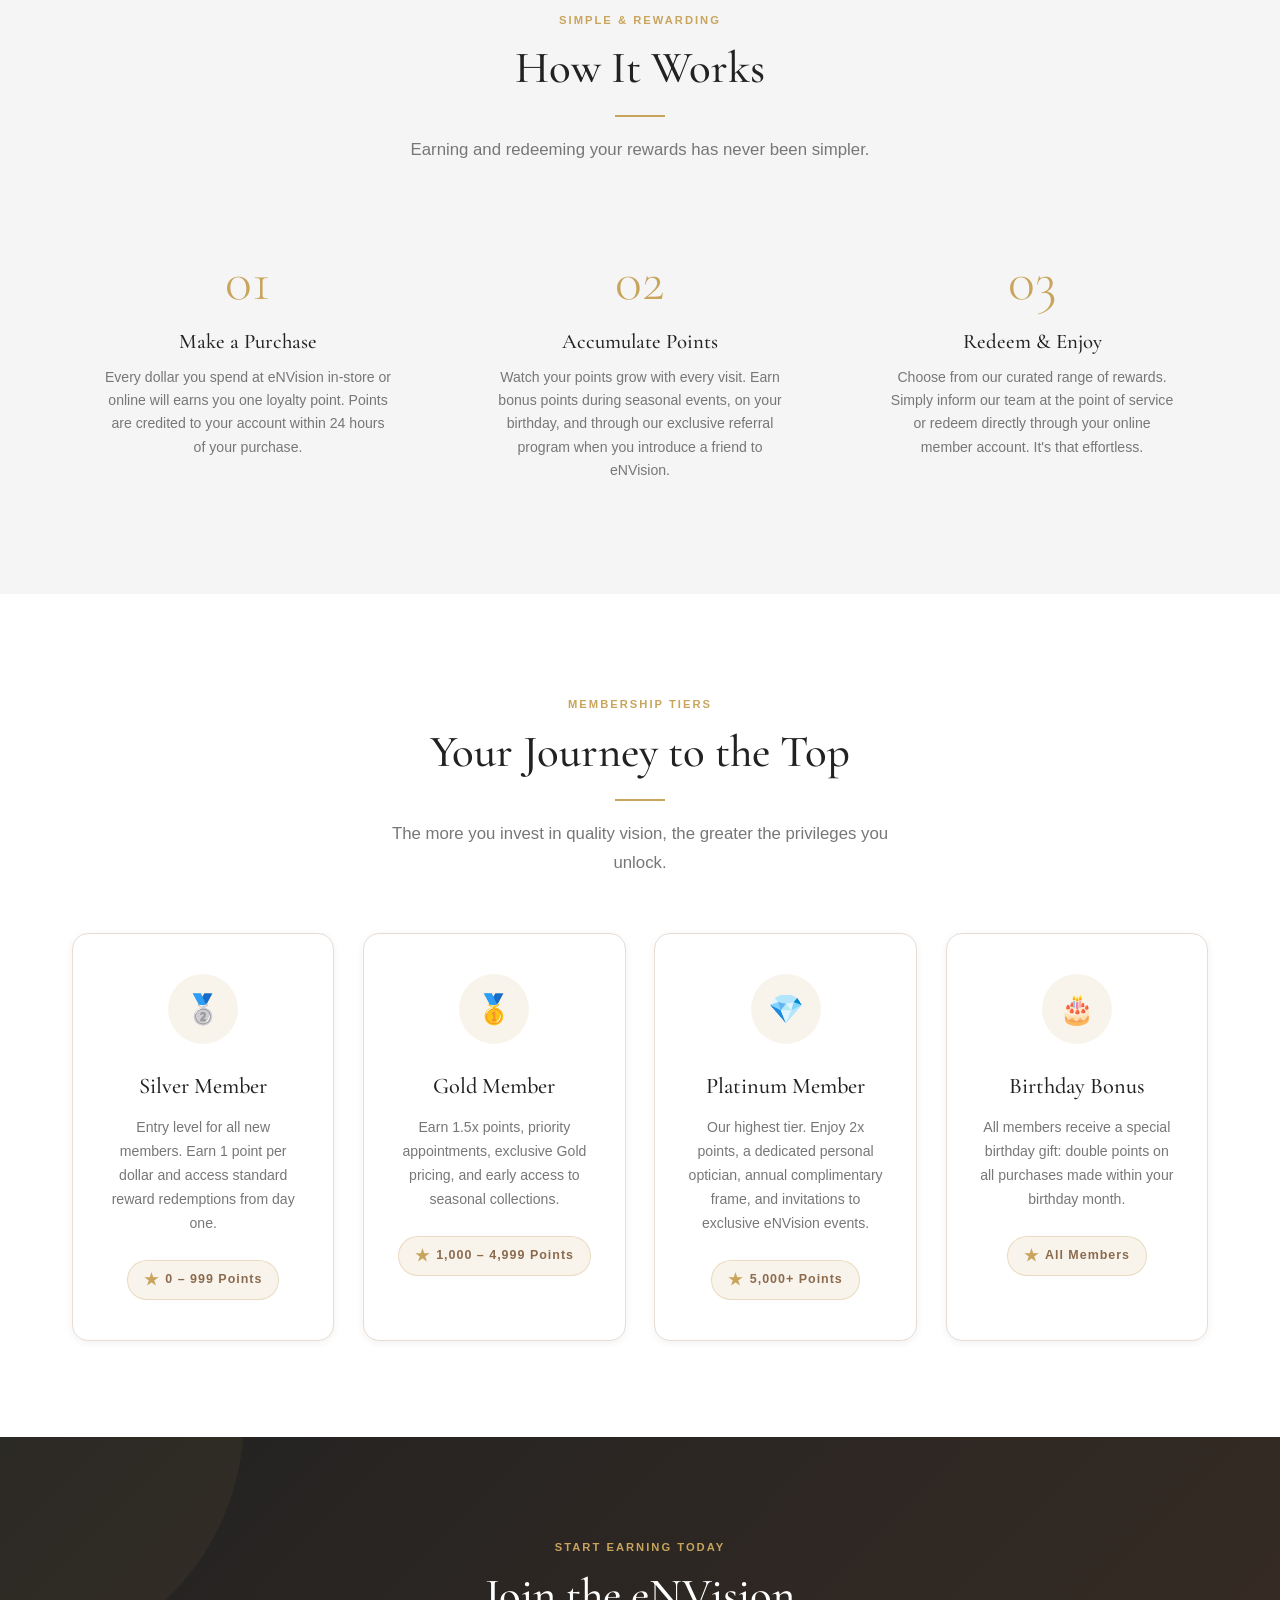
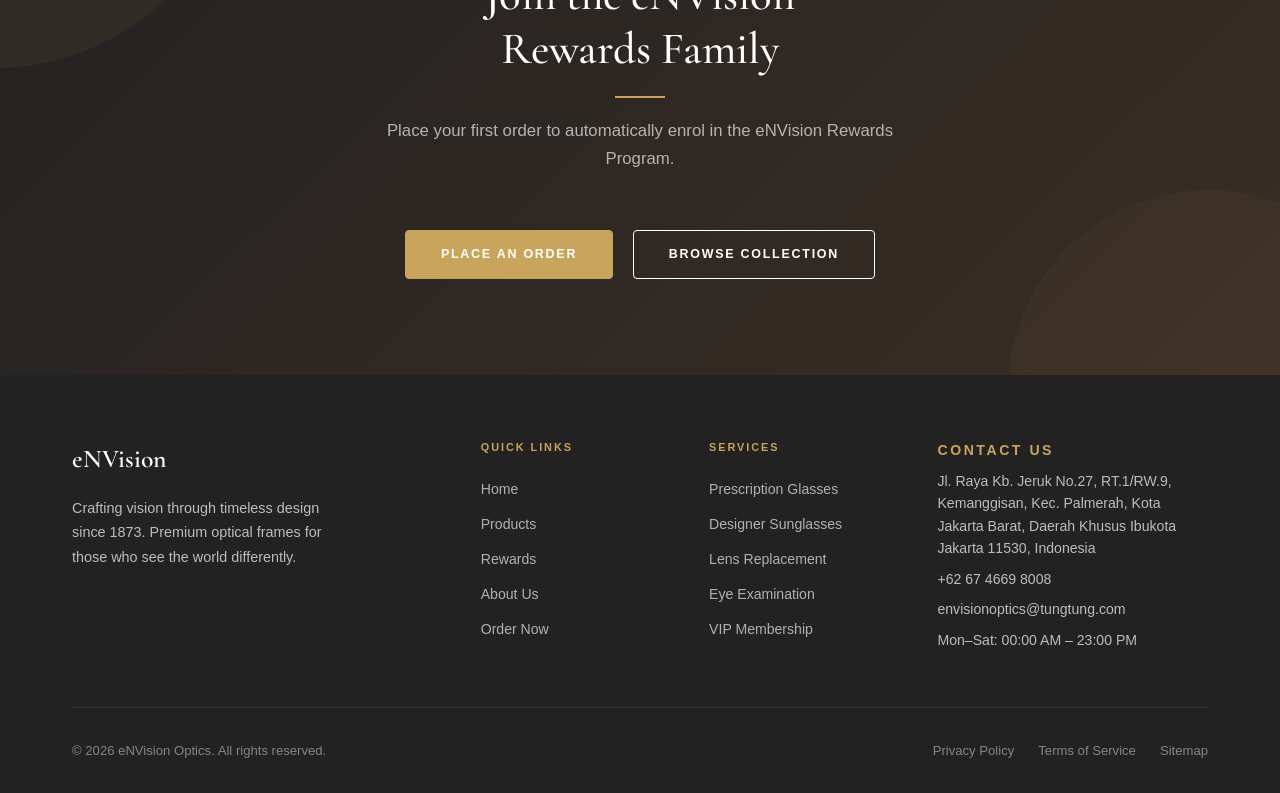
<file: rewards.html>
<!DOCTYPE html>
<html lang="en">
<head>
    <meta charset="UTF-8">
    <meta name="viewport" content="width=device-width, initial-scale=1.0">
    <title>Rewards | eNVision Premium Optical</title>
    <meta name="description" content="Join the eNVision Rewards Program and earn exclusive benefits with every purchase.">
    <link rel="stylesheet" href="style.css">
    <link rel="icon" type="image/x-icon" href="assets/logoicon.png">
</head>
<body>

    <!-- Navigation Overlay (Mobile) -->
    <div class="nav-overlay" id="navOverlay"></div>

    <!-- Header -->
    <header class="header" id="siteHeader">
        <div class="container">
            <div class="header-inner">
                <a href="index.html" class="logo">
                    e<span class="logo-accent">N</span>Vision
                </a>
                <button class="nav-toggle" id="navToggle" aria-label="Toggle navigation" aria-expanded="false">
                    <span></span>
                    <span></span>
                    <span></span>
                </button>
                <nav class="nav" id="mainNav" aria-label="Main navigation">
                    <ul class="nav-list">
                        <li><a href="index.html" class="nav-link">Home</a></li>
                        <li><a href="products.html" class="nav-link">Products</a></li>
                        <li><a href="rewards.html" class="nav-link active">Rewards</a></li>
                        <li><a href="about.html" class="nav-link">About Us</a></li>
                        <li><a href="order.html" class="nav-link nav-cta">Order Now</a></li>
                    </ul>
                </nav>
            </div>
        </div>
    </header>

    <main>

        <!-- Page Banner -->
        <section class="page-banner">
            <div class="container">
                <div class="page-banner-inner">
                    <span class="page-banner-label">Loyalty Program</span>
                    <h1 class="page-banner-title">eNVision Rewards</h1>
                    <div class="divider-gold"></div>
                    <p class="page-banner-desc">Every purchase brings you closer to extraordinary privileges. Earn points and unlock a world of exclusive benefits.</p>
                </div>
            </div>
        </section>

        <!-- Rewards Cards Main -->
        <section class="rewards-main">
            <div class="container">

                <div class="rewards-intro">
                    <p>
                        The eNVision Rewards Program is our way of celebrating the loyalty of our most valued clients.
                        Earn 1 point for every dollar spent, and redeem them for premium services, exclusive access,
                        and complimentary upgrades that elevate your experience with us.
                    </p>
                </div>

                <div class="rewards-grid">

                    <div class="reward-card">
                        <div class="reward-icon">🔭</div>
                        <h3 class="reward-name">Free Lens Upgrade</h3>
                        <p class="reward-desc">
                            Upgrade your standard prescription lenses to premium high-definition lenses at no charge.
                            Enjoy crystal-clear vision with ultra-thin, anti-reflective technology.
                        </p>
                        <span class="reward-points">
                            <span class="points-star">★</span>
                            500 Points
                        </span>
                    </div>

                    <div class="reward-card">
                        <div class="reward-icon">👑</div>
                        <h3 class="reward-name">Gold Membership</h3>
                        <p class="reward-desc">
                            Achieve Gold tier and unlock year-round privileges including priority appointments,
                            exclusive member pricing, early collection access, and a dedicated personal optician.
                        </p>
                        <span class="reward-points">
                            <span class="points-star">★</span>
                            1,200 Points
                        </span>
                    </div>

                    <div class="reward-card">
                        <div class="reward-icon">👁️</div>
                        <h3 class="reward-name">Free Eye Examination</h3>
                        <p class="reward-desc">
                            Redeem your points for a comprehensive eye examination conducted by our certified
                            ophthalmologists, including digital retinal imaging and intraocular pressure testing.
                        </p>
                        <span class="reward-points">
                            <span class="points-star">★</span>
                            300 Points
                        </span>
                    </div>

                    <div class="reward-card">
                        <div class="reward-icon">✨</div>
                        <h3 class="reward-name">Premium Cleaning Kit</h3>
                        <p class="reward-desc">
                            Receive our signature eNVision care kit, a curated collection of professional cleaning
                            solutions, microfibre cloths, and a hand-stitched leather case to keep your frames immaculate.
                        </p>
                        <span class="reward-points">
                            <span class="points-star">★</span>
                            150 Points
                        </span>
                    </div>

                    <div class="reward-card">
                        <div class="reward-icon">💎</div>
                        <h3 class="reward-name">Exclusive Collection Access</h3>
                        <p class="reward-desc">
                            Be among the first to preview and pre-order our limited-edition seasonal releases before
                            they are available to the public. First access to collaborations with renowned designers.
                        </p>
                        <span class="reward-points">
                            <span class="points-star">★</span>
                            800 Points
                        </span>
                    </div>

                    <div class="reward-card">
                        <div class="reward-icon">🎖️</div>
                        <h3 class="reward-name">VIP Consultation</h3>
                        <p class="reward-desc">
                            Enjoy a private 60-minute style consultation with our senior optician and in-house
                            stylist. Discover the frames that complement your features, lifestyle, and personal aesthetic.
                        </p>
                        <span class="reward-points">
                            <span class="points-star">★</span>
                            600 Points
                        </span>
                    </div>

                </div>
            </div>
        </section>

        <!-- How It Works -->
        <section class="rewards-how">
            <div class="container">
                <div class="section-header">
                    <span class="section-label">Simple &amp; Rewarding</span>
                    <h2 class="section-title">How It Works</h2>
                    <div class="divider-gold"></div>
                    <p class="section-desc">Earning and redeeming your rewards has never been simpler.</p>
                </div>
                <div class="how-grid">
                    <div class="how-step">
                        <div class="how-number">01</div>
                        <h3>Make a Purchase</h3>
                        <p>Every dollar you spend at eNVision in-store or online will earns you one loyalty point. Points are credited to your account within 24 hours of your purchase.</p>
                    </div>
                    <div class="how-step">
                        <div class="how-number">02</div>
                        <h3>Accumulate Points</h3>
                        <p>Watch your points grow with every visit. Earn bonus points during seasonal events, on your birthday, and through our exclusive referral program when you introduce a friend to eNVision.</p>
                    </div>
                    <div class="how-step">
                        <div class="how-number">03</div>
                        <h3>Redeem &amp; Enjoy</h3>
                        <p>Choose from our curated range of rewards. Simply inform our team at the point of service or redeem directly through your online member account. It's that effortless.</p>
                    </div>
                </div>
            </div>
        </section>

        <!-- Membership Tiers -->
        <section class="section">
            <div class="container">
                <div class="section-header">
                    <span class="section-label">Membership Tiers</span>
                    <h2 class="section-title">Your Journey to the Top</h2>
                    <div class="divider-gold"></div>
                    <p class="section-desc">The more you invest in quality vision, the greater the privileges you unlock.</p>
                </div>
                <div class="products-grid">

                    <div class="reward-card">
                        <div class="reward-icon">🥈</div>
                        <h3 class="reward-name">Silver Member</h3>
                        <p class="reward-desc">Entry level for all new members. Earn 1 point per dollar and access standard reward redemptions from day one.</p>
                        <span class="reward-points"><span class="points-star">★</span> 0 – 999 Points</span>
                    </div>

                    <div class="reward-card">
                        <div class="reward-icon">🥇</div>
                        <h3 class="reward-name">Gold Member</h3>
                        <p class="reward-desc">Earn 1.5x points, priority appointments, exclusive Gold pricing, and early access to seasonal collections.</p>
                        <span class="reward-points"><span class="points-star">★</span> 1,000 – 4,999 Points</span>
                    </div>

                    <div class="reward-card">
                        <div class="reward-icon">💎</div>
                        <h3 class="reward-name">Platinum Member</h3>
                        <p class="reward-desc">Our highest tier. Enjoy 2x points, a dedicated personal optician, annual complimentary frame, and invitations to exclusive eNVision events.</p>
                        <span class="reward-points"><span class="points-star">★</span> 5,000+ Points</span>
                    </div>

                    <div class="reward-card">
                        <div class="reward-icon">🎂</div>
                        <h3 class="reward-name">Birthday Bonus</h3>
                        <p class="reward-desc">All members receive a special birthday gift: double points on all purchases made within your birthday month.</p>
                        <span class="reward-points"><span class="points-star">★</span> All Members</span>
                    </div>

                </div>
            </div>
        </section>

        <!-- CTA -->
        <section class="cta-banner">
            <div class="container">
                <div class="section-header">
                    <span class="section-label">Start Earning Today</span>
                    <h2 class="section-title">Join the eNVision<br>Rewards Family</h2>
                    <div class="divider-gold"></div>
                    <p class="section-desc">Place your first order to automatically enrol in the eNVision Rewards Program.</p>
                </div>
                <div class="cta-actions">
                    <a href="order.html" class="btn btn-primary">Place an Order</a>
                    <a href="products.html" class="btn btn-outline-white">Browse Collection</a>
                </div>
            </div>
        </section>

    </main>

    <!-- Footer -->
    <footer class="footer">
        <div class="container">
            <div class="footer-grid">
                <div class="footer-brand">
                    <span class="footer-logo">eNVision</span>
                    <p>Crafting vision through timeless design since 1873. Premium optical frames for those who see the world differently.</p>
                </div>
                <div class="footer-nav">
                    <p class="footer-heading">Quick Links</p>
                    <ul class="footer-links">
                        <li><a href="index.html">Home</a></li>
                        <li><a href="products.html">Products</a></li>
                        <li><a href="rewards.html">Rewards</a></li>
                        <li><a href="about.html">About Us</a></li>
                        <li><a href="order.html">Order Now</a></li>
                    </ul>
                </div>
                <div class="footer-services">
                    <p class="footer-heading">Services</p>
                    <ul class="footer-links">
                        <li><a href="order.html">Prescription Glasses</a></li>
                        <li><a href="order.html">Designer Sunglasses</a></li>
                        <li><a href="order.html">Lens Replacement</a></li>
                        <li><a href="order.html">Eye Examination</a></li>
                        <li><a href="rewards.html">VIP Membership</a></li>
                    </ul>
                </div>
                <div class="footer-contact">
                    <p class="footer-heading">Contact Us</p>
                    <p>Jl. Raya Kb. Jeruk No.27, RT.1/RW.9, Kemanggisan, Kec. Palmerah, Kota Jakarta Barat, Daerah Khusus Ibukota Jakarta 11530, Indonesia</p>
                    <p>+62 67 4669 8008</p>
                    <p>envisionoptics@tungtung.com</p>
                    <p>Mon–Sat: 00:00 AM – 23:00 PM</p>
                </div>
            </div>
            <div class="footer-bottom">
                <p>&copy; 2026 eNVision Optics. All rights reserved.</p>
                <div class="footer-bottom-links">
                    <a href="#">Privacy Policy</a>
                    <a href="#">Terms of Service</a>
                    <a href="#">Sitemap</a>
                </div>
            </div>
        </div>
    </footer>

    <script src="script.js"></script>
</body>
</html>
</file>
<file: style.css>
@import url('https://fonts.googleapis.com/css2?family=Cormorant+Garamond:ital,wght@0,300;0,400;0,500;0,600;0,700;1,300;1,400;1,500&display=swap');

:root {
    --white:         #FFFFFF;
    --warm-brown:    #8B6B4F;
    --gold:          #C8A45D;
    --gold-dark:     #A88440;
    --gold-light:    rgba(200, 164, 93, 0.12);
    --light-gray:    #F5F5F5;
    --charcoal:      #222222;
    --medium-gray:   #777777;
    --border:        #E8DDD4;

    --font-heading:  'Cormorant Garamond', Georgia, 'Times New Roman', serif;
    --font-body:     'Segoe UI', Arial, sans-serif;

    --shadow-sm:     0 2px 8px rgba(0,0,0,0.06);
    --shadow-md:     0 4px 20px rgba(0,0,0,0.08);
    --shadow-lg:     0 8px 40px rgba(0,0,0,0.12);
    --shadow-hover:  0 14px 44px rgba(0,0,0,0.16);

    --radius-sm:     4px;
    --radius-md:     8px;
    --radius-lg:     16px;
    --radius-xl:     24px;

    --transition:    all 0.3s ease;
    --header-h:      80px;
}

*, *::before, *::after {
    box-sizing: border-box;
    margin: 0;
    padding: 0;
}

html {
    scroll-behavior: smooth;
    font-size: 16px;
}

body {
    font-family: var(--font-body);
    color: var(--charcoal);
    background-color: var(--white);
    line-height: 1.6;
    -webkit-font-smoothing: antialiased;
}

img {
    display: block;
    max-width: 100%;
    height: auto;
}

a {
    text-decoration: none;
    color: inherit;
}

ul, ol {
    list-style: none;
}

.container {
    width: 100%;
    max-width: 1200px;
    margin: 0 auto;
    padding: 0 2rem;
}

.section {
    padding: 6rem 0;
}

.section-alt {
    background-color: var(--light-gray);
}

.section-header {
    text-align: center;
    margin-bottom: 3.5rem;
}

.section-label {
    display: inline-block;
    font-family: var(--font-body);
    font-size: 0.7rem;
    font-weight: 600;
    letter-spacing: 0.18em;
    text-transform: uppercase;
    color: var(--gold);
    margin-bottom: 0.75rem;
}

.section-title {
    font-family: var(--font-heading);
    font-size: 2.8rem;
    font-weight: 500;
    color: var(--charcoal);
    line-height: 1.2;
    margin-bottom: 1rem;
}

.section-desc {
    font-size: 1.05rem;
    color: var(--medium-gray);
    max-width: 520px;
    margin: 0 auto;
    line-height: 1.7;
}

.section-cta {
    text-align: center;
    margin-top: 3rem;
}

.divider-gold {
    width: 50px;
    height: 2px;
    background: var(--gold);
    margin: 1.2rem auto;
}

/* buttons */
.btn {
    display: inline-block;
    font-family: var(--font-body);
    font-size: 0.78rem;
    font-weight: 600;
    letter-spacing: 0.14em;
    text-transform: uppercase;
    padding: 0.85rem 2.2rem;
    border-radius: var(--radius-sm);
    border: 1.5px solid transparent;
    cursor: pointer;
    transition: var(--transition);
}

.btn-primary {
    background-color: var(--gold);
    color: var(--white);
    border-color: var(--gold);
}

.btn-primary:hover {
    background-color: var(--gold-dark);
    border-color: var(--gold-dark);
    transform: translateY(-2px);
    box-shadow: 0 6px 20px rgba(200,164,93,0.35);
}

.btn-outline {
    background-color: transparent;
    color: var(--charcoal);
    border-color: var(--charcoal);
}

.btn-outline:hover {
    background-color: var(--charcoal);
    color: var(--white);
    transform: translateY(-2px);
}

.btn-outline-gold {
    background-color: transparent;
    color: var(--gold);
    border-color: var(--gold);
}

.btn-outline-gold:hover {
    background-color: var(--gold);
    color: var(--white);
    transform: translateY(-2px);
}

.btn-outline-white {
    background-color: transparent;
    color: var(--white);
    border-color: var(--white);
}

.btn-outline-white:hover {
    background-color: var(--white);
    color: var(--charcoal);
    transform: translateY(-2px);
}

.btn-sm {
    font-size: 0.72rem;
    padding: 0.6rem 1.4rem;
    letter-spacing: 0.1em;
    background-color: var(--gold);
    color: var(--white);
    border-color: var(--gold);
}

.btn-sm:hover {
    background-color: var(--gold-dark);
    border-color: var(--gold-dark);
    transform: translateY(-2px);
}

/* nav */
.header {
    position: fixed;
    top: 0;
    left: 0;
    right: 0;
    z-index: 1000;
    background-color: rgba(255, 255, 255, 0.97);
    backdrop-filter: blur(8px);
    border-bottom: 1px solid var(--border);
    height: var(--header-h);
    transition: box-shadow 0.3s ease;
}

.header.scrolled {
    box-shadow: var(--shadow-md);
}

.header-inner {
    display: flex;
    align-items: center;
    justify-content: space-between;
    height: var(--header-h);
}

.logo {
    font-family: var(--font-heading);
    font-size: 1.75rem;
    font-weight: 600;
    color: var(--charcoal);
    letter-spacing: 0.02em;
    transition: color 0.3s ease;
}

.logo:hover {
    color: var(--warm-brown);
}

.logo-accent {
    color: var(--gold);
}

.nav-list {
    display: flex;
    align-items: center;
    gap: 2.2rem;
}

.nav-link {
    font-family: var(--font-body);
    font-size: 0.75rem;
    font-weight: 600;
    letter-spacing: 0.14em;
    text-transform: uppercase;
    color: var(--medium-gray);
    transition: color 0.3s ease;
    position: relative;
    padding-bottom: 4px;
}

.nav-link::after {
    content: '';
    position: absolute;
    bottom: 0;
    left: 0;
    width: 0;
    height: 1.5px;
    background-color: var(--gold);
    transition: width 0.3s ease;
}

.nav-link:hover {
    color: var(--charcoal);
}

.nav-link:hover::after {
    width: 100%;
}

.nav-link.active {
    color: var(--charcoal);
}

.nav-link.active::after {
    width: 100%;
}

.nav-cta {
    background-color: var(--charcoal);
    color: var(--white);
    padding: 0.55rem 1.4rem;
    border-radius: var(--radius-sm);
    letter-spacing: 0.12em;
    font-size: 0.72rem;
    transition: background-color 0.3s ease, transform 0.3s ease;
}

.nav-cta::after {
    display: none;
}

.nav-cta:hover {
    background-color: var(--gold);
    color: var(--white);
    transform: translateY(-1px);
}

.nav-toggle {
    display: none;
    flex-direction: column;
    gap: 5px;
    background: none;
    border: none;
    cursor: pointer;
    padding: 6px;
    z-index: 1100;
}

.nav-toggle span {
    display: block;
    width: 24px;
    height: 2px;
    background-color: var(--charcoal);
    border-radius: 2px;
    transition: var(--transition);
}

/* footer */
.footer {
    background-color: var(--charcoal);
    color: rgba(255, 255, 255, 0.7);
    padding: 4rem 0 2rem;
}

.footer-grid {
    display: grid;
    grid-template-columns: 2fr 1fr 1fr 1.5fr;
    gap: 3rem;
    margin-bottom: 3rem;
}

.footer-brand .footer-logo {
    font-family: var(--font-heading);
    font-size: 1.6rem;
    font-weight: 600;
    color: var(--white);
    margin-bottom: 1rem;
    display: block;
}

.footer-brand p {
    font-size: 0.9rem;
    line-height: 1.7;
    max-width: 260px;
}

.footer-heading {
    font-family: var(--font-body);
    font-size: 0.68rem;
    font-weight: 700;
    letter-spacing: 0.18em;
    text-transform: uppercase;
    color: var(--gold);
    margin-bottom: 1.2rem;
}

.footer-links {
    display: flex;
    flex-direction: column;
    gap: 0.6rem;
}

.footer-links a {
    font-size: 0.88rem;
    color: rgba(255,255,255,0.65);
    transition: color 0.3s ease;
}

.footer-links a:hover {
    color: var(--gold);
}

.footer-contact p {
    font-size: 0.88rem;
    margin-bottom: 0.5rem;
    display: flex;
    align-items: flex-start;
    gap: 0.5rem;
}

.footer-contact p span {
    color: var(--gold);
    min-width: 16px;
}

.footer-bottom {
    border-top: 1px solid rgba(255,255,255,0.1);
    padding-top: 2rem;
    display: flex;
    align-items: center;
    justify-content: space-between;
}

.footer-bottom p {
    font-size: 0.82rem;
    color: rgba(255,255,255,0.45);
}

.footer-bottom-links {
    display: flex;
    gap: 1.5rem;
}

.footer-bottom-links a {
    font-size: 0.82rem;
    color: rgba(255,255,255,0.45);
    transition: color 0.3s;
}

.footer-bottom-links a:hover {
    color: var(--gold);
}

/* banner */
.page-banner {
    padding-top: var(--header-h);
    background: linear-gradient(135deg, var(--light-gray) 60%, #ede6dc 100%);
    padding-bottom: 4rem;
}

.page-banner-inner {
    padding-top: 4rem;
    text-align: center;
}

.page-banner-label {
    display: inline-block;
    font-size: 0.7rem;
    font-weight: 700;
    letter-spacing: 0.2em;
    text-transform: uppercase;
    color: var(--gold);
    margin-bottom: 0.75rem;
}

.page-banner-title {
    font-family: var(--font-heading);
    font-size: 3.2rem;
    font-weight: 500;
    color: var(--charcoal);
    margin-bottom: 1rem;
    line-height: 1.15;
}

.page-banner-desc {
    font-size: 1rem;
    color: var(--medium-gray);
    max-width: 500px;
    margin: 0 auto;
}

/* hero */
.hero {
    min-height: 100vh;
    display: flex;
    align-items: center;
    position: relative;
    overflow: hidden;
    padding-top: var(--header-h);
    background-color: var(--white);
}

.hero-inner {
    display: grid;
    grid-template-columns: 1fr 1fr;
    align-items: center;
    gap: 4rem;
    min-height: calc(100vh - var(--header-h));
    padding: 5rem 0;
}

.hero-content {
    position: relative;
    z-index: 2;
}

.hero-eyebrow {
    display: inline-flex;
    align-items: center;
    gap: 0.75rem;
    font-size: 0.7rem;
    font-weight: 700;
    letter-spacing: 0.2em;
    text-transform: uppercase;
    color: var(--gold);
    margin-bottom: 1.5rem;
}

.hero-eyebrow::before {
    content: '';
    display: block;
    width: 32px;
    height: 1.5px;
    background-color: var(--gold);
}

.hero-title {
    font-family: var(--font-heading);
    font-size: clamp(3rem, 5vw, 4.5rem);
    font-weight: 400;
    line-height: 1.1;
    color: var(--charcoal);
    margin-bottom: 1.5rem;
    letter-spacing: -0.01em;
}

.hero-title em {
    font-style: italic;
    color: var(--warm-brown);
}

.hero-subtitle {
    font-size: 1.05rem;
    color: var(--medium-gray);
    line-height: 1.75;
    max-width: 420px;
    margin-bottom: 2.5rem;
}

.hero-actions {
    display: flex;
    align-items: center;
    gap: 1.2rem;
    flex-wrap: wrap;
}

.hero-stats {
    display: flex;
    gap: 2.5rem;
    margin-top: 3.5rem;
    padding-top: 2.5rem;
    border-top: 1px solid var(--border);
}

.hero-stat-number {
    font-family: var(--font-heading);
    font-size: 2rem;
    font-weight: 600;
    color: var(--charcoal);
    line-height: 1;
    margin-bottom: 0.25rem;
}

.hero-stat-label {
    font-size: 0.75rem;
    font-weight: 600;
    letter-spacing: 0.1em;
    text-transform: uppercase;
    color: var(--medium-gray);
}


.hero-visual {
    position: relative;
    display: flex;
    justify-content: center;
    align-items: center;
}

.hero-image-frame {
    position: relative;
    width: 100%;
    max-width: 520px;
    border-radius: var(--radius-xl);
    overflow: hidden;
    box-shadow: var(--shadow-lg);
}

.hero-image-frame img {
    width: 100%;
    height: 600px;
    object-fit: cover;
    display: block;
    transition: transform 0.6s ease;
}

.hero-image-frame:hover img {
    transform: scale(1.03);
}

.hero-badge {
    position: absolute;
    top: 2rem;
    left: -0.8rem;
    background: var(--white);
    border-radius: var(--radius-md);
    padding: 0.9rem 1.2rem;
    box-shadow: var(--shadow-lg);
    display: flex;
    align-items: center;
    gap: 0.75rem;
    z-index: 3;
}

.hero-badge-icon {
    width: 36px;
    height: 36px;
    background: var(--gold-light);
    border-radius: 50%;
    display: flex;
    align-items: center;
    justify-content: center;
    font-size: 1rem;
}

.hero-badge-text strong {
    display: block;
    font-size: 0.82rem;
    font-weight: 700;
    color: var(--charcoal);
}

.hero-badge-text span {
    font-size: 0.72rem;
    color: var(--medium-gray);
}

.hero-tag {
    position: absolute;
    bottom: 2rem;
    right: -0.8rem;
    background: var(--charcoal);
    color: var(--white);
    border-radius: var(--radius-md);
    padding: 0.75rem 1.2rem;
    box-shadow: var(--shadow-lg);
    z-index: 3;
}

.hero-tag span {
    display: block;
    font-size: 0.72rem;
    font-weight: 700;
    letter-spacing: 0.1em;
    text-transform: uppercase;
    color: var(--gold);
    margin-bottom: 0.2rem;
}

.hero-tag p {
    font-family: var(--font-heading);
    font-size: 1.1rem;
    font-weight: 500;
    color: var(--white);
}

.hero-deco {
    position: absolute;
    width: 280px;
    height: 280px;
    border-radius: 50%;
    background: linear-gradient(135deg, rgba(200,164,93,0.1), rgba(139,107,79,0.08));
    z-index: 0;
}

.hero-deco-1 {
    top: -60px;
    right: -60px;
}

.hero-deco-2 {
    bottom: -80px;
    left: -80px;
    width: 200px;
    height: 200px;
    background: linear-gradient(135deg, rgba(200,164,93,0.08), transparent);
}

/* featured product (home) */
.products-grid {
    display: grid;
    grid-template-columns: repeat(4, 1fr);
    gap: 1.8rem;
}

.product-card {
    background: var(--white);
    border-radius: var(--radius-lg);
    overflow: hidden;
    border: 1px solid var(--border);
    box-shadow: var(--shadow-sm);
    transition: var(--transition);
}

.product-card:hover {
    transform: translateY(-6px);
    box-shadow: var(--shadow-hover);
    border-color: rgba(200,164,93,0.3);
}

.product-img-wrap {
    position: relative;
    overflow: hidden;
    aspect-ratio: 4/3;
    background: var(--light-gray);
}

.product-img-wrap img {
    width: 100%;
    height: 100%;
    object-fit: cover;
    transition: transform 0.5s ease;
}

.product-card:hover .product-img-wrap img {
    transform: scale(1.06);
}

.product-badge {
    position: absolute;
    top: 0.8rem;
    left: 0.8rem;
    background: var(--gold);
    color: var(--white);
    font-size: 0.65rem;
    font-weight: 700;
    letter-spacing: 0.1em;
    text-transform: uppercase;
    padding: 0.3rem 0.7rem;
    border-radius: 20px;
}

.product-badge.new {
    background: var(--warm-brown);
}

.product-info {
    padding: 1.4rem;
}

.product-name {
    font-family: var(--font-heading);
    font-size: 1.25rem;
    font-weight: 500;
    color: var(--charcoal);
    margin-bottom: 0.4rem;
    line-height: 1.3;
}

.product-desc {
    font-size: 0.84rem;
    color: var(--medium-gray);
    line-height: 1.6;
    margin-bottom: 1rem;
}

.product-footer {
    display: flex;
    align-items: center;
    justify-content: space-between;
    margin-top: auto;
}

.product-price {
    font-family: var(--font-heading);
    font-size: 1.3rem;
    font-weight: 600;
    color: var(--warm-brown);
}

/* new arrival */
.arrivals-grid {
    display: grid;
    grid-template-columns: repeat(4, 1fr);
    gap: 1.5rem;
}

/* about preview (home) */
.about-preview {
    display: grid;
    grid-template-columns: 1fr 1fr;
    gap: 5rem;
    align-items: center;
}

.about-preview-img {
    position: relative;
}

.about-preview-img img {
    width: 100%;
    border-radius: var(--radius-xl);
    object-fit: cover;
    height: 500px;
    box-shadow: var(--shadow-lg);
}

.about-preview-img::before {
    content: '';
    position: absolute;
    bottom: -20px;
    right: -20px;
    width: 70%;
    height: 70%;
    border: 2px solid var(--gold);
    border-radius: var(--radius-xl);
    z-index: -1;
}

.about-preview-content .section-label {
    text-align: left;
}

.about-preview-content .section-title {
    text-align: left;
    font-size: 2.4rem;
}

.about-preview-content p {
    color: var(--medium-gray);
    line-height: 1.8;
    margin-bottom: 1.2rem;
    font-size: 0.95rem;
}

.feature-list {
    display: flex;
    flex-direction: column;
    gap: 0.8rem;
    margin: 1.5rem 0 2rem;
}

.feature-item {
    display: flex;
    align-items: center;
    gap: 0.75rem;
    font-size: 0.9rem;
    color: var(--charcoal);
    font-weight: 500;
}

.feature-dot {
    width: 8px;
    height: 8px;
    border-radius: 50%;
    background-color: var(--gold);
    flex-shrink: 0;
}

/* CTA banner */
.cta-banner {
    background: linear-gradient(135deg, var(--charcoal) 0%, #3a2d24 100%);
    padding: 6rem 0;
    text-align: center;
    position: relative;
    overflow: hidden;
}

.cta-banner::before {
    content: '';
    position: absolute;
    top: -50%;
    left: -20%;
    width: 500px;
    height: 500px;
    border-radius: 50%;
    background: rgba(200,164,93,0.06);
}

.cta-banner::after {
    content: '';
    position: absolute;
    bottom: -40%;
    right: -10%;
    width: 400px;
    height: 400px;
    border-radius: 50%;
    background: rgba(200,164,93,0.04);
}

.cta-banner .section-label {
    color: var(--gold);
}

.cta-banner .section-title {
    color: var(--white);
}

.cta-banner .section-desc {
    color: rgba(255,255,255,0.65);
}

.cta-actions {
    display: flex;
    justify-content: center;
    gap: 1.2rem;
    margin-top: 2rem;
    flex-wrap: wrap;
    position: relative;
    z-index: 1;
}

.cta-banner .section-header {
    position: relative;
    z-index: 1;
}

/* products */
.products-main {
    padding: 5rem 0;
}

.products-all-grid {
    display: grid;
    grid-template-columns: repeat(4, 1fr);
    gap: 2rem;
}

/* rewards */
.rewards-main {
    padding: 5rem 0;
}

.rewards-intro {
    text-align: center;
    max-width: 680px;
    margin: 0 auto 4rem;
}

.rewards-intro p {
    font-size: 1rem;
    color: var(--medium-gray);
    line-height: 1.75;
}

.rewards-grid {
    display: grid;
    grid-template-columns: repeat(3, 1fr);
    gap: 2rem;
}

.reward-card {
    background: var(--white);
    border-radius: var(--radius-lg);
    border: 1px solid var(--border);
    padding: 2.5rem 2rem;
    text-align: center;
    box-shadow: var(--shadow-sm);
    transition: var(--transition);
    position: relative;
    overflow: hidden;
}

.reward-card::before {
    content: '';
    position: absolute;
    top: 0;
    left: 0;
    right: 0;
    height: 3px;
    background: linear-gradient(90deg, var(--gold), var(--warm-brown));
    transform: scaleX(0);
    transition: transform 0.4s ease;
}

.reward-card:hover {
    transform: translateY(-6px);
    box-shadow: var(--shadow-hover);
    border-color: rgba(200,164,93,0.3);
}

.reward-card:hover::before {
    transform: scaleX(1);
}

.reward-icon {
    width: 70px;
    height: 70px;
    background: var(--gold-light);
    border-radius: 50%;
    display: flex;
    align-items: center;
    justify-content: center;
    margin: 0 auto 1.5rem;
    font-size: 1.8rem;
    transition: background-color 0.3s ease;
}

.reward-card:hover .reward-icon {
    background: var(--gold);
}

.reward-name {
    font-family: var(--font-heading);
    font-size: 1.4rem;
    font-weight: 500;
    color: var(--charcoal);
    margin-bottom: 0.75rem;
}

.reward-desc {
    font-size: 0.88rem;
    color: var(--medium-gray);
    line-height: 1.7;
    margin-bottom: 1.5rem;
}

.reward-points {
    display: inline-flex;
    align-items: center;
    gap: 0.4rem;
    background: var(--gold-light);
    border: 1px solid rgba(200,164,93,0.3);
    border-radius: 20px;
    padding: 0.4rem 1rem;
    font-size: 0.78rem;
    font-weight: 700;
    letter-spacing: 0.08em;
    color: var(--warm-brown);
}

.points-star {
    color: var(--gold);
    font-size: 1rem;
}

/* Rewards How It Works */
.rewards-how {
    background: var(--light-gray);
    padding: 5rem 0;
}

.how-grid {
    display: grid;
    grid-template-columns: repeat(3, 1fr);
    gap: 2.5rem;
    margin-top: 3rem;
}

.how-step {
    text-align: center;
    padding: 2rem;
}

.how-number {
    font-family: var(--font-heading);
    font-size: 3.5rem;
    font-weight: 300;
    color: var(--gold);
    line-height: 1;
    margin-bottom: 1rem;
}

.how-step h3 {
    font-family: var(--font-heading);
    font-size: 1.3rem;
    font-weight: 500;
    color: var(--charcoal);
    margin-bottom: 0.5rem;
}

.how-step p {
    font-size: 0.88rem;
    color: var(--medium-gray);
    line-height: 1.65;
}

/* about */
.about-story {
    padding: 6rem 0;
}

.about-story-grid {
    display: grid;
    grid-template-columns: 1fr 1fr;
    gap: 6rem;
    align-items: center;
}

.about-story-img {
    position: relative;
}

.about-story-img img {
    width: 100%;
    height: 520px;
    object-fit: cover;
    border-radius: var(--radius-xl);
    box-shadow: var(--shadow-lg);
}

.about-story-img-overlay {
    position: absolute;
    bottom: 1.5rem;
    left: 1.5rem;
    right: 1.5rem;
    background: rgba(34,34,34,0.82);
    backdrop-filter: blur(6px);
    border-radius: var(--radius-md);
    padding: 1.2rem 1.5rem;
    display: flex;
    align-items: center;
    gap: 1.2rem;
}

.overlay-stat {
    text-align: center;
    flex: 1;
}

.overlay-stat-num {
    font-family: var(--font-heading);
    font-size: 1.8rem;
    font-weight: 600;
    color: var(--gold);
    line-height: 1;
    margin-bottom: 0.2rem;
}

.overlay-stat-label {
    font-size: 0.72rem;
    letter-spacing: 0.1em;
    text-transform: uppercase;
    color: rgba(255,255,255,0.65);
}

.overlay-divider {
    width: 1px;
    height: 40px;
    background: rgba(255,255,255,0.2);
}

.about-content .section-label,
.about-content .section-title {
    text-align: left;
}

.about-content .section-title {
    font-size: 2.4rem;
}

.about-content p {
    font-size: 0.95rem;
    color: var(--medium-gray);
    line-height: 1.8;
    margin-bottom: 1.1rem;
}

/* philosophy section */
.about-philosophy {
    background: var(--charcoal);
    padding: 6rem 0;
}

.about-philosophy .section-title {
    color: var(--white);
}

.philosophy-grid {
    display: grid;
    grid-template-columns: repeat(3, 1fr);
    gap: 2.5rem;
    margin-top: 3.5rem;
}

.philosophy-card {
    background: rgba(255,255,255,0.04);
    border: 1px solid rgba(255,255,255,0.08);
    border-radius: var(--radius-lg);
    padding: 2.5rem 2rem;
    transition: var(--transition);
}

.philosophy-card:hover {
    background: rgba(200,164,93,0.08);
    border-color: rgba(200,164,93,0.25);
    transform: translateY(-4px);
}

.philosophy-icon {
    font-size: 1.8rem;
    margin-bottom: 1.2rem;
}

.philosophy-card h3 {
    font-family: var(--font-heading);
    font-size: 1.3rem;
    font-weight: 500;
    color: var(--white);
    margin-bottom: 0.75rem;
}

.philosophy-card p {
    font-size: 0.88rem;
    color: rgba(255,255,255,0.6);
    line-height: 1.7;
}

/* Founders Section */
.founders-section {
    padding: 6rem 0;
    background: var(--light-gray);
}

.founders-grid {
    display: grid;
    grid-template-columns: repeat(3, 1fr);
    gap: 2.5rem;
    margin-top: 3.5rem;
}

.founder-card {
    background: var(--white);
    border-radius: var(--radius-lg);
    overflow: hidden;
    box-shadow: var(--shadow-md);
    transition: var(--transition);
    text-align: center;
}

.founder-card:hover {
    transform: translateY(-6px);
    box-shadow: var(--shadow-hover);
}

.founder-img-wrap {
    overflow: hidden;
    aspect-ratio: 1/1;
}

.founder-img-wrap img {
    width: 100%;
    height: 100%;
    object-fit: cover;
    transition: transform 0.5s ease;
    filter: grayscale(20%);
}

.founder-card:hover .founder-img-wrap img {
    transform: scale(1.05);
    filter: grayscale(0);
}

.founder-info {
    padding: 1.5rem;
}

.founder-name {
    font-family: var(--font-heading);
    font-size: 1.35rem;
    font-weight: 500;
    color: var(--charcoal);
    margin-bottom: 0.3rem;
}

.founder-role {
    font-size: 0.75rem;
    font-weight: 600;
    letter-spacing: 0.12em;
    text-transform: uppercase;
    color: var(--gold);
    margin-bottom: 0.8rem;
}

.founder-bio {
    font-size: 0.85rem;
    color: var(--medium-gray);
    line-height: 1.6;
}

/* Gallery Section */
.gallery-section {
    padding: 6rem 0;
}

.gallery-grid {
    display: grid;
    grid-template-columns: repeat(4, 1fr);
    grid-template-rows: repeat(2, 220px);
    gap: 1rem;
    margin-top: 3rem;
}

.gallery-item {
    border-radius: var(--radius-md);
    overflow: hidden;
    position: relative;
}

.gallery-item img {
    width: 100%;
    height: 100%;
    object-fit: cover;
    transition: transform 0.5s ease;
}

.gallery-item:hover img {
    transform: scale(1.07);
}

.gallery-item.large {
    grid-column: span 2;
}

.gallery-overlay {
    position: absolute;
    inset: 0;
    background: linear-gradient(to top, rgba(34,34,34,0.5), transparent);
    opacity: 0;
    transition: opacity 0.3s ease;
    display: flex;
    align-items: flex-end;
    padding: 1.2rem;
}

.gallery-item:hover .gallery-overlay {
    opacity: 1;
}

.gallery-overlay span {
    font-size: 0.78rem;
    font-weight: 600;
    letter-spacing: 0.1em;
    text-transform: uppercase;
    color: var(--white);
}

/* order*/
.order-main {
    padding: 5rem 0;
}

.order-layout {
    display: grid;
    grid-template-columns: 1fr 360px;
    gap: 3rem;
    align-items: start;
}

.order-form-card {
    background: var(--white);
    border-radius: var(--radius-xl);
    border: 1px solid var(--border);
    box-shadow: var(--shadow-md);
    padding: 3rem;
}

.form-title {
    font-family: var(--font-heading);
    font-size: 1.9rem;
    font-weight: 500;
    color: var(--charcoal);
    margin-bottom: 0.4rem;
}

.form-subtitle {
    font-size: 0.88rem;
    color: var(--medium-gray);
    margin-bottom: 2.5rem;
    padding-bottom: 2rem;
    border-bottom: 1px solid var(--border);
}

.form-section {
    margin-bottom: 2rem;
}

.form-section-label {
    font-size: 0.68rem;
    font-weight: 700;
    letter-spacing: 0.18em;
    text-transform: uppercase;
    color: var(--gold);
    margin-bottom: 1.2rem;
    display: block;
}

.form-row {
    display: grid;
    grid-template-columns: 1fr 1fr;
    gap: 1.2rem;
}

.form-group {
    margin-bottom: 1.2rem;
}

.form-label {
    display: block;
    font-size: 0.8rem;
    font-weight: 600;
    letter-spacing: 0.05em;
    color: var(--charcoal);
    margin-bottom: 0.5rem;
}

.form-label .required {
    color: var(--gold);
    margin-left: 2px;
}

.form-input,
.form-select,
.form-textarea {
    width: 100%;
    font-family: var(--font-body);
    font-size: 0.9rem;
    color: var(--charcoal);
    background-color: var(--white);
    border: 1.5px solid var(--border);
    border-radius: var(--radius-md);
    padding: 0.75rem 1rem;
    transition: border-color 0.3s ease, box-shadow 0.3s ease;
    outline: none;
    appearance: none;
}

.form-input::placeholder,
.form-textarea::placeholder {
    color: #b0a899;
}

.form-input:focus,
.form-select:focus,
.form-textarea:focus {
    border-color: var(--gold);
    box-shadow: 0 0 0 3px rgba(200,164,93,0.12);
}

.form-input.error,
.form-select.error,
.form-textarea.error {
    border-color: #e05252;
    box-shadow: 0 0 0 3px rgba(224,82,82,0.1);
}

.form-textarea {
    resize: vertical;
    min-height: 110px;
}


/* Radio + Checkbox Groups */
.radio-group,
.checkbox-group {
    display: flex;
    flex-direction: column;
    gap: 0.75rem;
}

.radio-option,
.checkbox-option {
    display: flex;
    align-items: center;
    gap: 0.75rem;
    cursor: pointer;
    font-size: 0.9rem;
    color: var(--charcoal);
    padding: 0.7rem 1rem;
    border: 1.5px solid var(--border);
    border-radius: var(--radius-md);
    transition: var(--transition);
}

.radio-option:hover,
.checkbox-option:hover {
    border-color: var(--gold);
    background: var(--gold-light);
}

.radio-option input,
.checkbox-option input {
    accent-color: var(--gold);
    width: 16px;
    height: 16px;
    cursor: pointer;
    flex-shrink: 0;
}

.radio-option input:checked + .option-label,
.checkbox-option input:checked + .option-label {
    color: var(--warm-brown);
    font-weight: 600;
}

/* Field Error Message */
.field-error {
    display: none;
    font-size: 0.78rem;
    color: #d94f4f;
    margin-top: 0.4rem;
    font-weight: 500;
}

.field-error.visible {
    display: block;
}

/* Form Submit Area */
.form-submit-area {
    margin-top: 2rem;
    padding-top: 2rem;
    border-top: 1px solid var(--border);
}

.btn-submit {
    width: 100%;
    padding: 1rem 2rem;
    font-size: 0.82rem;
    background: var(--charcoal);
    color: var(--white);
    border: none;
    border-radius: var(--radius-md);
    letter-spacing: 0.15em;
    text-transform: uppercase;
    font-family: var(--font-body);
    font-weight: 700;
    cursor: pointer;
    transition: var(--transition);
}

.btn-submit:hover {
    background: var(--gold);
    transform: translateY(-2px);
    box-shadow: 0 6px 20px rgba(200,164,93,0.35);
}

/* alert */
.alert {
    display: none;
    border-radius: var(--radius-md);
    padding: 1rem 1.2rem;
    margin-bottom: 1.5rem;
    font-size: 0.88rem;
    font-weight: 500;
    border: 1.5px solid transparent;
    align-items: flex-start;
    gap: 0.6rem;
}

.alert.visible {
    display: flex;
}

.alert-success {
    background: #f0faf4;
    border-color: #6dbf8c;
    color: #2a7a4a;
}

.alert-error {
    background: #fff5f5;
    border-color: #f4a4a4;
    color: #c03a3a;
}

.alert-icon {
    font-size: 1.1rem;
    flex-shrink: 0;
    margin-top: 1px;
}

/* Order Sidebar */
.order-sidebar {
    position: sticky;
    top: calc(var(--header-h) + 2rem);
}

.sidebar-card {
    background: var(--white);
    border-radius: var(--radius-lg);
    border: 1px solid var(--border);
    box-shadow: var(--shadow-sm);
    padding: 2rem;
    margin-bottom: 1.5rem;
}

.sidebar-card-title {
    font-family: var(--font-heading);
    font-size: 1.2rem;
    font-weight: 500;
    color: var(--charcoal);
    margin-bottom: 1.2rem;
    padding-bottom: 0.8rem;
    border-bottom: 1px solid var(--border);
}

.sidebar-list {
    display: flex;
    flex-direction: column;
    gap: 1rem;
}

.sidebar-list-item {
    display: flex;
    align-items: flex-start;
    gap: 0.75rem;
}

.sidebar-icon {
    width: 32px;
    height: 32px;
    background: var(--gold-light);
    border-radius: 50%;
    display: flex;
    align-items: center;
    justify-content: center;
    font-size: 0.9rem;
    flex-shrink: 0;
}

.sidebar-item-text strong {
    display: block;
    font-size: 0.82rem;
    font-weight: 700;
    color: var(--charcoal);
    margin-bottom: 0.1rem;
}

.sidebar-item-text span {
    font-size: 0.78rem;
    color: var(--medium-gray);
}

.sidebar-services {
    display: flex;
    flex-direction: column;
    gap: 0.6rem;
}

.sidebar-service-item {
    display: flex;
    align-items: center;
    gap: 0.6rem;
    font-size: 0.85rem;
    color: var(--charcoal);
    padding: 0.6rem;
    border-radius: var(--radius-sm);
    background: var(--light-gray);
}

.service-dot {
    width: 6px;
    height: 6px;
    border-radius: 50%;
    background: var(--gold);
    flex-shrink: 0;
}

/* Responsive — Tablet & Mobile */
@media screen and (max-width: 1024px) {
    .products-grid,
    .arrivals-grid,
    .products-all-grid {
        grid-template-columns: repeat(2, 1fr);
    }

    .footer-grid {
        grid-template-columns: 1fr 1fr;
    }

    .gallery-grid {
        grid-template-columns: repeat(2, 1fr);
    }

    .gallery-item.large {
        grid-column: span 1;
    }
}

@media screen and (max-width: 900px) {
    .hero-inner {
        grid-template-columns: 1fr;
        text-align: center;
        gap: 3rem;
        padding: 3rem 0;
    }

    .hero-eyebrow {
        justify-content: center;
    }

    .hero-subtitle {
        max-width: 100%;
    }

    .hero-actions {
        justify-content: center;
    }

    .hero-stats {
        justify-content: center;
    }

    .hero-visual {
        order: -1;
    }

    .hero-image-frame {
        max-width: 400px;
        margin: 0 auto;
    }

    .hero-image-frame img {
        height: 380px;
    }

    .hero-badge {
        left: 0;
    }

    .hero-tag {
        right: 0;
    }

    .about-preview {
        grid-template-columns: 1fr;
        gap: 3rem;
    }

    .about-preview-img::before {
        display: none;
    }

    .about-preview-img img {
        height: 360px;
    }

    .about-story-grid {
        grid-template-columns: 1fr;
        gap: 3rem;
    }

    .order-layout {
        grid-template-columns: 1fr;
    }

    .order-sidebar {
        position: static;
    }

    .philosophy-grid,
    .founders-grid {
        grid-template-columns: repeat(2, 1fr);
    }

    .rewards-grid {
        grid-template-columns: repeat(2, 1fr);
    }

    .how-grid {
        grid-template-columns: repeat(2, 1fr);
    }
}

@media screen and (max-width: 768px) {
    :root {
        --header-h: 68px;
    }

    .section {
        padding: 4rem 0;
    }

    .section-title {
        font-size: 2.1rem;
    }

    /* mobile nav */
    .nav-toggle {
        display: flex;
    }

    .nav {
        position: fixed;
        top: 0;
        right: -100%;
        width: 80%;
        max-width: 320px;
        height: 100vh;
        background: var(--white);
        padding: 6rem 2rem 2rem;
        box-shadow: -4px 0 30px rgba(0,0,0,0.12);
        transition: right 0.35s ease;
        z-index: 999;
        overflow-y: auto;
    }

    .nav.open {
        right: 0;
    }

    .nav-list {
        flex-direction: column;
        align-items: flex-start;
        gap: 0;
    }

    .nav-list li {
        width: 100%;
        border-bottom: 1px solid var(--border);
    }

    .nav-link {
        display: block;
        padding: 1rem 0;
        font-size: 0.8rem;
    }

    .nav-cta {
        margin-top: 1.5rem;
        display: inline-block;
        padding: 0.75rem 1.5rem;
    }

    .nav-overlay {
        display: none;
        position: fixed;
        inset: 0;
        background: rgba(0,0,0,0.4);
        z-index: 998;
    }

    .nav-overlay.active {
        display: block;
    }

    .nav-toggle.active span:nth-child(1) {
        transform: translateY(7px) rotate(45deg);
    }

    .nav-toggle.active span:nth-child(2) {
        opacity: 0;
        transform: scaleX(0);
    }

    .nav-toggle.active span:nth-child(3) {
        transform: translateY(-7px) rotate(-45deg);
    }

    /* Products */
    .products-grid,
    .arrivals-grid,
    .products-all-grid {
        grid-template-columns: 1fr 1fr;
        gap: 1rem;
    }

    /* footer */
    .footer-grid {
        grid-template-columns: 1fr;
        gap: 2rem;
    }

    .footer-bottom {
        flex-direction: column;
        gap: 1rem;
        text-align: center;
    }

    /* Page banner */
    .page-banner-title {
        font-size: 2.2rem;
    }

    /* Rewards */
    .rewards-grid {
        grid-template-columns: 1fr;
    }

    .how-grid {
        grid-template-columns: 1fr;
    }

    /* About */
    .philosophy-grid,
    .founders-grid {
        grid-template-columns: 1fr;
    }

    .gallery-grid {
        grid-template-columns: repeat(2, 1fr);
        grid-template-rows: auto;
    }

    /* Order form */
    .form-row {
        grid-template-columns: 1fr;
    }

    .order-form-card {
        padding: 1.8rem;
    }

    /* Hero */
    .hero-title {
        font-size: 2.5rem;
    }
}

@media screen and (max-width: 480px) {
    .container {
        padding: 0 1.2rem;
    }

    .products-grid,
    .arrivals-grid,
    .products-all-grid {
        grid-template-columns: 1fr;
    }

    .hero-actions {
        flex-direction: column;
        width: 100%;
    }

    .hero-actions .btn {
        width: 100%;
        text-align: center;
    }

    .hero-stats {
        gap: 1.5rem;
    }

    .section-title {
        font-size: 1.9rem;
    }

    .gallery-grid {
        grid-template-columns: 1fr;
    }

    .cta-actions {
        flex-direction: column;
        align-items: center;
    }

    .page-banner-title {
        font-size: 1.8rem;
    }
}
</file>
